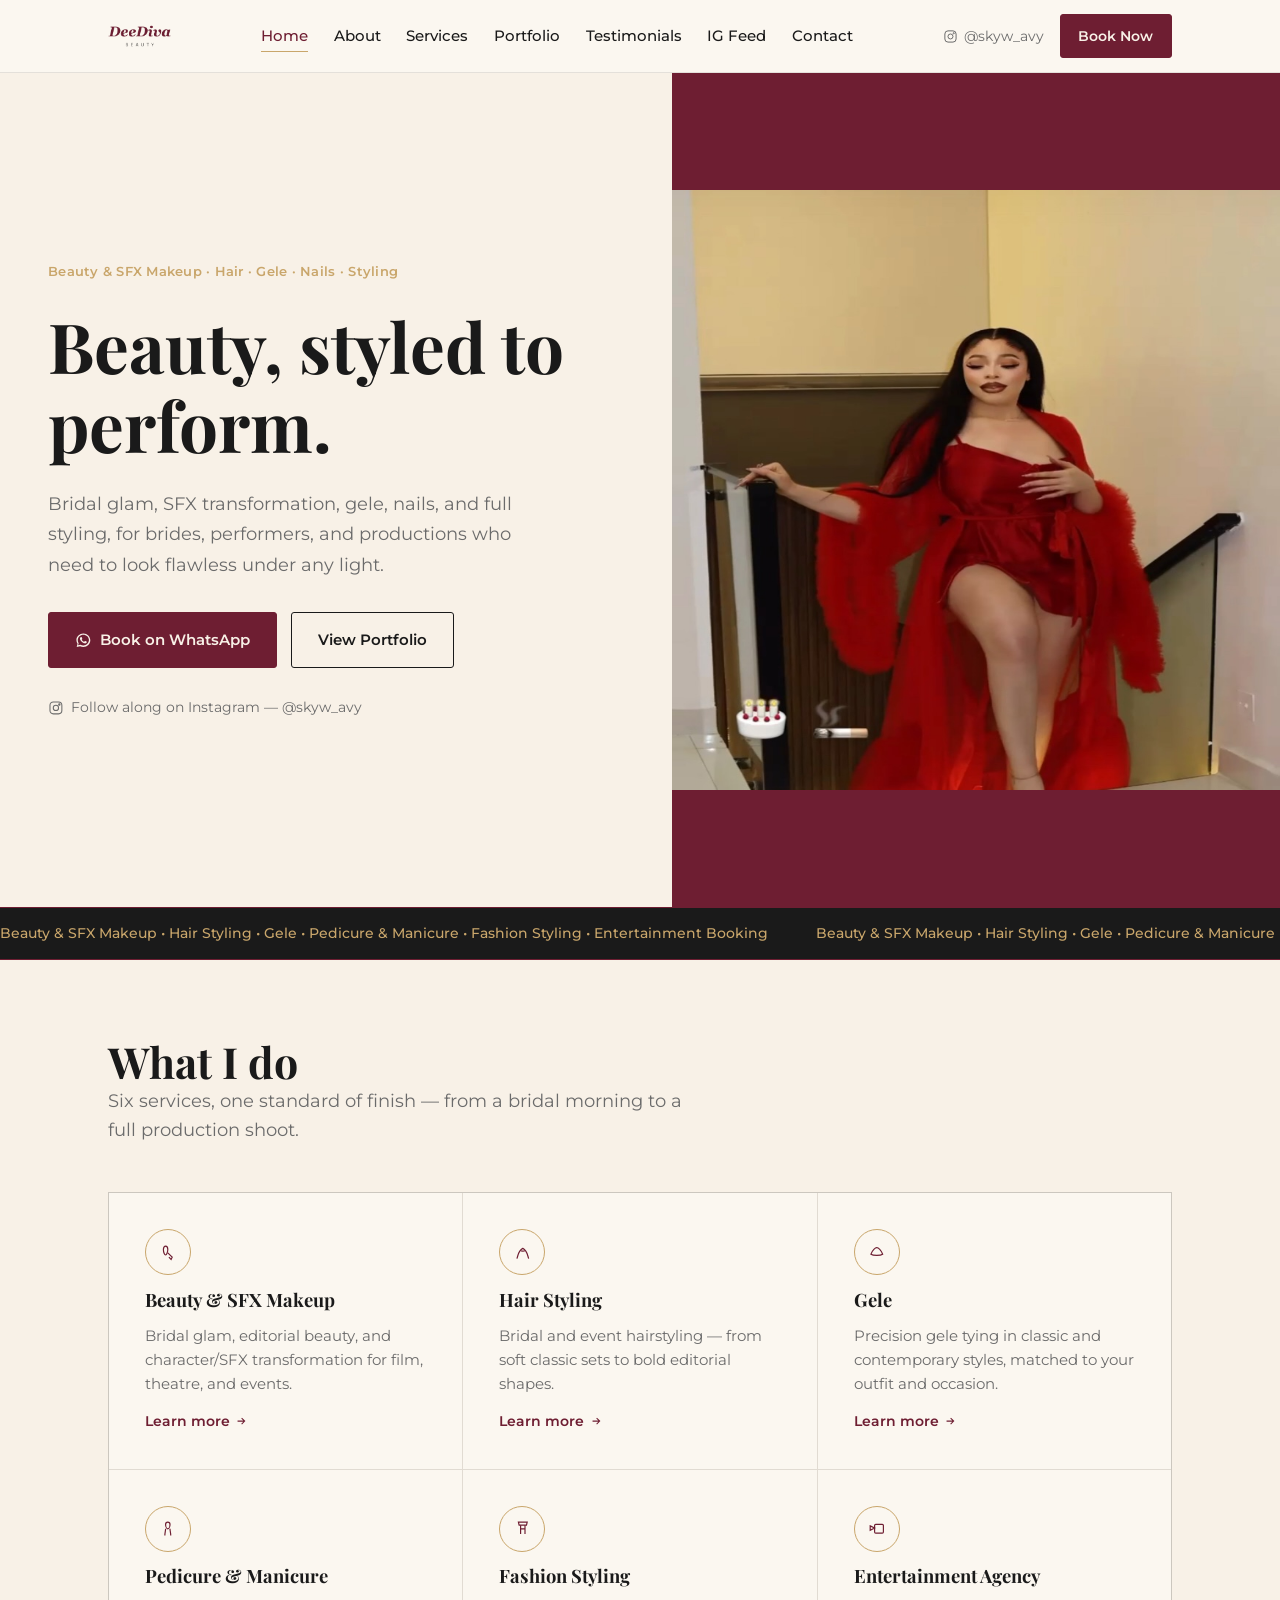
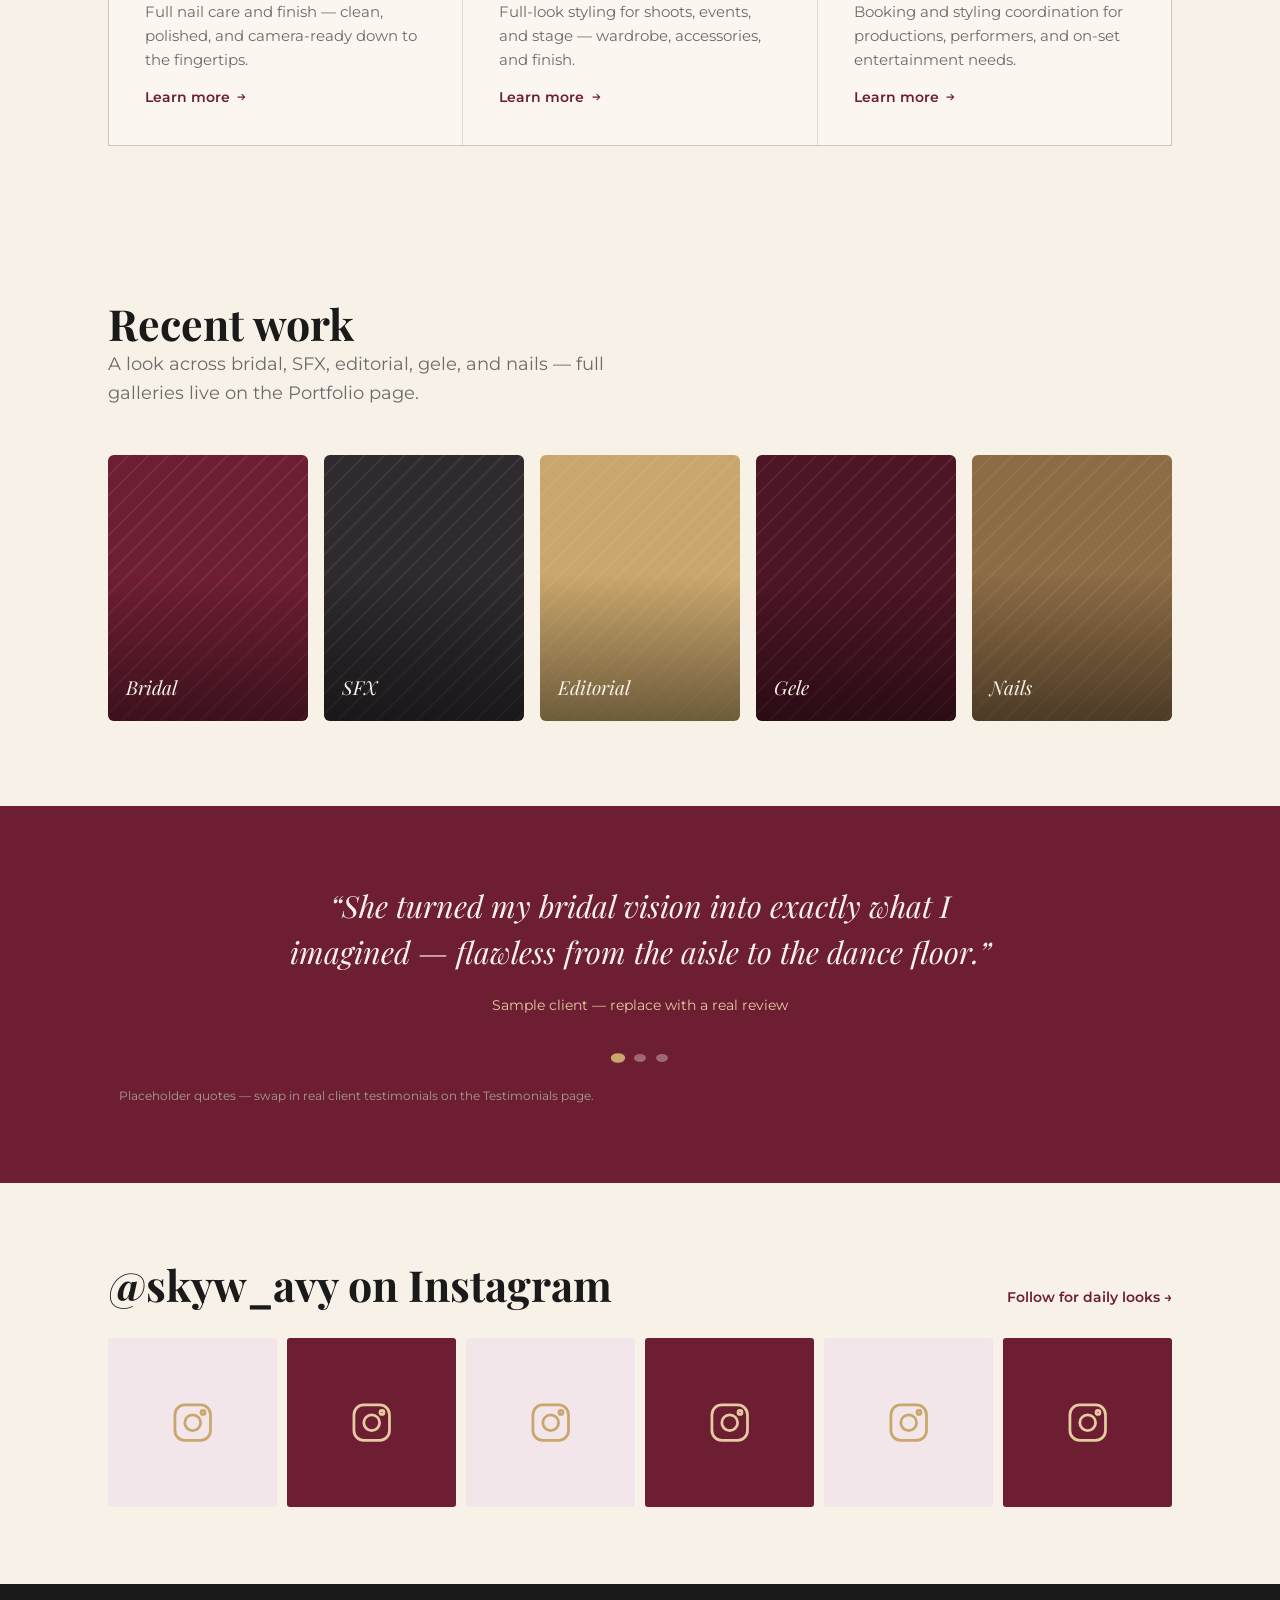
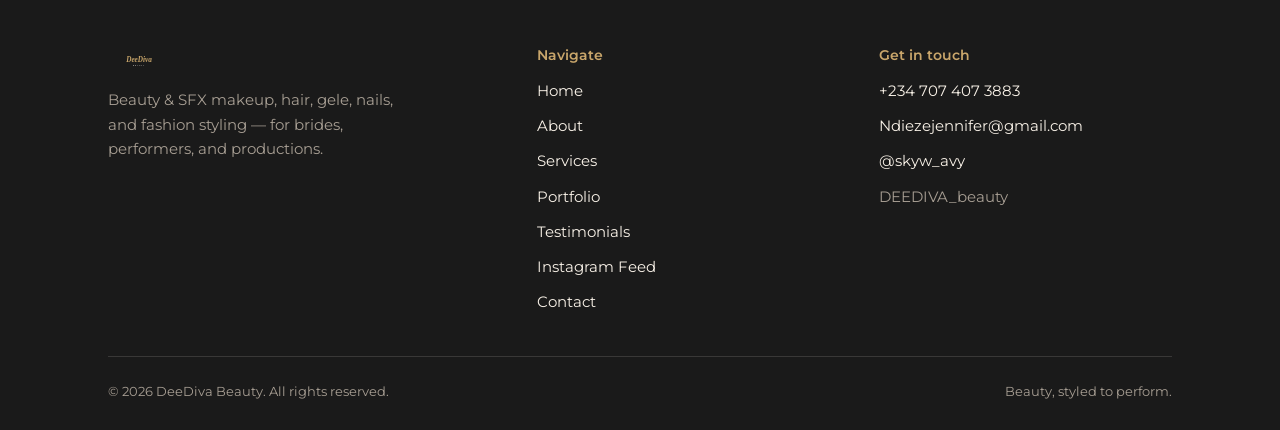
<file: index.html>
<!DOCTYPE html>
<html lang="en">
<head>
<meta charset="UTF-8">
<meta name="viewport" content="width=device-width, initial-scale=1.0">
<title>DeeDiva Beauty — Makeup, Hair, Gele &amp; Styling</title>
<meta name="description" content="DeeDiva Beauty: professional beauty & SFX makeup, hair styling, gele, nails, and fashion styling for brides, performers, and productions.">
<link rel="icon" href="assets/favicon.png" type="image/png">
<link rel="preconnect" href="https://fonts.googleapis.com">
<link rel="preconnect" href="https://fonts.gstatic.com" crossorigin>
<link href="https://fonts.googleapis.com/css2?family=Playfair+Display:ital,wght@0,600;0,700;1,600;1,700&family=Montserrat:wght@400;500;600;700&display=swap" rel="stylesheet">
<link rel="stylesheet" href="css/styles.css">
</head>
<body>

<a class="visually-hidden" href="#main">Skip to content</a>

<!-- ============================= HEADER ============================= -->
<header class="site-header">
  <div class="container nav">
    <a href="index.html" class="nav-logo" aria-label="DeeDiva Beauty home">
      <img class="wordmark" src="assets/logo.png" alt="DeeDiva Beauty" width="100px" height="100px">
    </a>

    <nav id="nav-links" class="nav-links">
      <a href="index.html" aria-current="page">Home</a>
      <a href="about.html">About</a>
      <a href="services.html">Services</a>
      <a href="portfolio.html">Portfolio</a>
      <a href="testimonials.html">Testimonials</a>
      <a href="instagram.html">IG Feed</a>
      <a href="contact.html">Contact</a>
    </nav>

    <div class="nav-actions">
      <a class="nav-ig" href="https://www.instagram.com/skyw_avy" target="_blank" rel="noopener">
        <svg class="icon" viewBox="0 0 24 24" fill="none" stroke="currentColor" stroke-width="1.6"><rect x="3" y="3" width="18" height="18" rx="5"/><circle cx="12" cy="12" r="4"/><circle cx="17.2" cy="6.8" r="1"/></svg>
        @skyw_avy
      </a>
      <a class="btn btn-primary btn-sm" href="https://wa.me/2347074073883" target="_blank" rel="noopener">Book Now</a>
      <button class="nav-toggle" id="nav-toggle" aria-expanded="false" aria-controls="nav-links" aria-label="Toggle menu">
        <span></span><span></span><span></span>
      </button>
    </div>
  </div>
</header>

<main id="main">

  <!-- ============================= HERO ============================= -->
  <section class="hero">
    <div class="hero-content">
      <p class="eyebrow">Beauty &amp; SFX Makeup · Hair · Gele · Nails · Styling</p>
      <h1>Beauty, styled to perform.</h1>
      <p class="lede">Bridal glam, SFX transformation, gele, nails, and full styling, for brides, performers, and productions who need to look flawless under any light.</p>
      <div class="hero-ctas">
        <a class="btn btn-primary" href="https://wa.me/2347074073883" target="_blank" rel="noopener">
          <svg class="icon" viewBox="0 0 24 24" fill="currentColor"><path d="M12 2C6.48 2 2 6.32 2 11.65c0 1.98.63 3.82 1.7 5.35L2.4 21.6l4.83-1.24a10.2 10.2 0 0 0 4.77 1.19c5.52 0 10-4.32 10-9.65C22 6.32 17.52 2 12 2Zm0 17.5c-1.55 0-3-.42-4.24-1.15l-.3-.18-3.06.79.83-2.9-.2-.31A7.53 7.53 0 0 1 4 11.65C4 7.42 7.58 4 12 4s8 3.42 8 7.65-3.58 7.85-8 7.85Zm4.36-5.86c-.24-.12-1.42-.7-1.64-.78-.22-.08-.38-.12-.54.12-.16.24-.62.78-.76.94-.14.16-.28.18-.52.06-.24-.12-1-.37-1.9-1.17-.7-.62-1.18-1.39-1.32-1.63-.14-.24-.01-.36.11-.48.11-.11.24-.28.36-.42.12-.14.16-.24.24-.4.08-.16.04-.3-.02-.42-.06-.12-.54-1.3-.74-1.78-.2-.47-.4-.4-.54-.41h-.46c-.16 0-.42.06-.64.3-.22.24-.84.82-.84 2s.86 2.32.98 2.48c.12.16 1.7 2.6 4.12 3.64.58.25 1.03.4 1.38.51.58.18 1.11.16 1.53.1.47-.07 1.42-.58 1.62-1.14.2-.56.2-1.04.14-1.14-.06-.1-.22-.16-.46-.28Z"/></svg>
          Book on WhatsApp
        </a>
        <a class="btn btn-outline" href="portfolio.html">View Portfolio</a>
      </div>
      <a class="hero-ig" href="https://www.instagram.com/skyw_avy" target="_blank" rel="noopener">
        <svg class="icon" viewBox="0 0 24 24" fill="none" stroke="currentColor" stroke-width="1.6"><rect x="3" y="3" width="18" height="18" rx="5"/><circle cx="12" cy="12" r="4"/><circle cx="17.2" cy="6.8" r="1"/></svg>
        Follow along on Instagram — @skyw_avy
      </a>
    </div>

    <div class="hero-visual">
      <img src="assets/ladyred.jpg" alt="DeeDiva Beauty: bridal, SFX, and editorial makeup, hair, gele, nails, and styling" width="800" height="600">
    </div>
  </section>

  <!-- ============================= MARQUEE ============================= -->
  <div class="marquee" aria-hidden="true">
    <div class="marquee-track">
      <span>Beauty &amp; SFX Makeup • Hair Styling • Gele • Pedicure &amp; Manicure • Fashion Styling • Entertainment Booking</span>
      <span>Beauty &amp; SFX Makeup • Hair Styling • Gele • Pedicure &amp; Manicure • Fashion Styling • Entertainment Booking</span>
    </div>
  </div>

  <!-- ============================= SERVICES ============================= -->
  <section class="section container" aria-labelledby="services-heading">
    <div class="section-head">
      <h2 id="services-heading">What I do</h2>
      <p class="lede">Six services, one standard of finish — from a bridal morning to a full production shoot.</p>
    </div>

    <div class="services-grid">

      <article class="service-card">
        <div class="icon-wrap"><svg class="icon" viewBox="0 0 24 24" fill="none" stroke="currentColor" stroke-width="1.6"><path d="M9 3c1.5 0 3 1.5 3 4.5S10.5 15 9 15s-3-4-3-7.5S7.5 3 9 3Z"/><path d="M12 12l6 6-1.5 3-3-3"/></svg></div>
        <h3>Beauty &amp; SFX Makeup</h3>
        <p>Bridal glam, editorial beauty, and character/SFX transformation for film, theatre, and events.</p>
        <a class="learn" href="services.html#makeup">Learn more <svg class="icon" viewBox="0 0 24 24" fill="none" stroke="currentColor" stroke-width="2"><path d="M5 12h14M13 6l6 6-6 6"/></svg></a>
      </article>

      <article class="service-card">
        <div class="icon-wrap"><svg class="icon" viewBox="0 0 24 24" fill="none" stroke="currentColor" stroke-width="1.6"><path d="M4 20c2-6 2-11 8-14 6 3 6 8 8 14"/><path d="M9 9c1 1 5 1 6 0"/></svg></div>
        <h3>Hair Styling</h3>
        <p>Bridal and event hairstyling — from soft classic sets to bold editorial shapes.</p>
        <a class="learn" href="services.html#hair">Learn more <svg class="icon" viewBox="0 0 24 24" fill="none" stroke="currentColor" stroke-width="2"><path d="M5 12h14M13 6l6 6-6 6"/></svg></a>
      </article>

      <article class="service-card">
        <div class="icon-wrap"><svg class="icon" viewBox="0 0 24 24" fill="none" stroke="currentColor" stroke-width="1.6"><path d="M4 14c2-6 6-9 8-9s6 3 8 9c-3 2-13 2-16 0Z"/></svg></div>
        <h3>Gele</h3>
        <p>Precision gele tying in classic and contemporary styles, matched to your outfit and occasion.</p>
        <a class="learn" href="services.html#gele">Learn more <svg class="icon" viewBox="0 0 24 24" fill="none" stroke="currentColor" stroke-width="2"><path d="M5 12h14M13 6l6 6-6 6"/></svg></a>
      </article>

      <article class="service-card">
        <div class="icon-wrap"><svg class="icon" viewBox="0 0 24 24" fill="none" stroke="currentColor" stroke-width="1.6"><path d="M8 21c0-4 1-6 1-9M16 21c0-4-1-6-1-9M9 6c0-2 1-3 3-3s3 1 3 3-1 6-3 6-3-4-3-6Z"/></svg></div>
        <h3>Pedicure &amp; Manicure</h3>
        <p>Full nail care and finish — clean, polished, and camera-ready down to the fingertips.</p>
        <a class="learn" href="services.html#nails">Learn more <svg class="icon" viewBox="0 0 24 24" fill="none" stroke="currentColor" stroke-width="2"><path d="M5 12h14M13 6l6 6-6 6"/></svg></a>
      </article>

      <article class="service-card">
        <div class="icon-wrap"><svg class="icon" viewBox="0 0 24 24" fill="none" stroke="currentColor" stroke-width="1.6"><path d="M6 3h12l-1 4H7L6 3Z"/><path d="M9 7v12M15 7v12M9 12h6"/></svg></div>
        <h3>Fashion Styling</h3>
        <p>Full-look styling for shoots, events, and stage — wardrobe, accessories, and finish.</p>
        <a class="learn" href="services.html#styling">Learn more <svg class="icon" viewBox="0 0 24 24" fill="none" stroke="currentColor" stroke-width="2"><path d="M5 12h14M13 6l6 6-6 6"/></svg></a>
      </article>

      <article class="service-card">
        <div class="icon-wrap"><svg class="icon" viewBox="0 0 24 24" fill="none" stroke="currentColor" stroke-width="1.6"><path d="M3 8l6 3-6 3V8Z"/><rect x="9" y="6" width="12" height="12" rx="1.5"/></svg></div>
        <h3>Entertainment Agency</h3>
        <p>Booking and styling coordination for productions, performers, and on-set entertainment needs.</p>
        <a class="learn" href="services.html#entertainment">Learn more <svg class="icon" viewBox="0 0 24 24" fill="none" stroke="currentColor" stroke-width="2"><path d="M5 12h14M13 6l6 6-6 6"/></svg></a>
      </article>

    </div>
  </section>

  <!-- ============================= PORTFOLIO PREVIEW ============================= -->
  <section class="section container" aria-labelledby="portfolio-heading">
    <div class="section-head">
      <h2 id="portfolio-heading">Recent work</h2>
      <p class="lede">A look across bridal, SFX, editorial, gele, and nails — full galleries live on the Portfolio page.</p>
    </div>

    <div class="portfolio-row">
      <a class="portfolio-tile t1" href="portfolio.html#bridal"><span>Bridal</span></a>
      <a class="portfolio-tile t2" href="portfolio.html#sfx"><span>SFX</span></a>
      <a class="portfolio-tile t3" href="portfolio.html#editorial"><span>Editorial</span></a>
      <a class="portfolio-tile t4" href="portfolio.html#gele"><span>Gele</span></a>
      <a class="portfolio-tile t5" href="portfolio.html#nails"><span>Nails</span></a>
    </div>
  </section>

  <!-- ============================= TESTIMONIAL ============================= -->
  <section class="section bg-wine testimonial-section" aria-labelledby="testimonial-heading">
    <div class="container">
      <h2 id="testimonial-heading" class="visually-hidden">Client testimonials</h2>

      <div class="testimonial-slide is-active">
        <blockquote>&ldquo;She turned my bridal vision into exactly what I imagined — flawless from the aisle to the dance floor.&rdquo;</blockquote>
        <cite>Sample client — replace with a real review</cite>
      </div>
      <div class="testimonial-slide">
        <blockquote>&ldquo;The SFX look held up through three hours of filming under hot studio lights. True professional.&rdquo;</blockquote>
        <cite>Sample client — replace with a real review</cite>
      </div>
      <div class="testimonial-slide">
        <blockquote>&ldquo;My gele has never sat this well. Booked her again for every event since.&rdquo;</blockquote>
        <cite>Sample client — replace with a real review</cite>
      </div>

      <div class="testimonial-dots" role="tablist" aria-label="Testimonial navigation">
        <button class="is-active" role="tab" aria-selected="true" aria-label="Testimonial 1"></button>
        <button role="tab" aria-selected="false" aria-label="Testimonial 2"></button>
        <button role="tab" aria-selected="false" aria-label="Testimonial 3"></button>
      </div>
      <p class="testimonial-note">Placeholder quotes — swap in real client testimonials on the Testimonials page.</p>
    </div>
  </section>

  <!-- ============================= INSTAGRAM ============================= -->
  <section class="section container" aria-labelledby="ig-heading">
    <div class="ig-header">
      <h2 id="ig-heading">@skyw_avy on Instagram</h2>
      <a href="https://www.instagram.com/skyw_avy" target="_blank" rel="noopener">Follow for daily looks →</a>
    </div>
    <div class="ig-grid">
      <div class="ig-tile"><svg viewBox="0 0 24 24" fill="none" stroke="currentColor" stroke-width="1.4"><rect x="3" y="3" width="18" height="18" rx="5"/><circle cx="12" cy="12" r="4"/><circle cx="17.2" cy="6.8" r="1"/></svg></div>
      <div class="ig-tile"><svg viewBox="0 0 24 24" fill="none" stroke="currentColor" stroke-width="1.4"><rect x="3" y="3" width="18" height="18" rx="5"/><circle cx="12" cy="12" r="4"/><circle cx="17.2" cy="6.8" r="1"/></svg></div>
      <div class="ig-tile"><svg viewBox="0 0 24 24" fill="none" stroke="currentColor" stroke-width="1.4"><rect x="3" y="3" width="18" height="18" rx="5"/><circle cx="12" cy="12" r="4"/><circle cx="17.2" cy="6.8" r="1"/></svg></div>
      <div class="ig-tile"><svg viewBox="0 0 24 24" fill="none" stroke="currentColor" stroke-width="1.4"><rect x="3" y="3" width="18" height="18" rx="5"/><circle cx="12" cy="12" r="4"/><circle cx="17.2" cy="6.8" r="1"/></svg></div>
      <div class="ig-tile"><svg viewBox="0 0 24 24" fill="none" stroke="currentColor" stroke-width="1.4"><rect x="3" y="3" width="18" height="18" rx="5"/><circle cx="12" cy="12" r="4"/><circle cx="17.2" cy="6.8" r="1"/></svg></div>
      <div class="ig-tile"><svg viewBox="0 0 24 24" fill="none" stroke="currentColor" stroke-width="1.4"><rect x="3" y="3" width="18" height="18" rx="5"/><circle cx="12" cy="12" r="4"/><circle cx="17.2" cy="6.8" r="1"/></svg></div>
    </div>
  </section>

</main>

<!-- ============================= FOOTER ============================= -->
<footer class="site-footer">
  <div class="container">
    <div class="footer-grid">
      <div class="footer-brand">
        <img class="wordmark" src="assets/wordmark_transparent_gold.svg" alt="DeeDiva Beauty">
        <p>Beauty &amp; SFX makeup, hair, gele, nails, and fashion styling — for brides, performers, and productions.</p>
      </div>

      <div class="footer-col">
        <h4>Navigate</h4>
        <ul>
          <li><a href="index.html">Home</a></li>
          <li><a href="about.html">About</a></li>
          <li><a href="services.html">Services</a></li>
          <li><a href="portfolio.html">Portfolio</a></li>
          <li><a href="testimonials.html">Testimonials</a></li>
          <li><a href="instagram.html">Instagram Feed</a></li>
          <li><a href="contact.html">Contact</a></li>
        </ul>
      </div>

      <div class="footer-col">
        <h4>Get in touch</h4>
        <ul>
          <li><a href="tel:+2347074073883">+234 707 407 3883</a></li>
          <li><a href="mailto:Ndiezejennifer@gmail.com">Ndiezejennifer@gmail.com</a></li>
          <li><a href="https://www.instagram.com/skyw_avy" target="_blank" rel="noopener">@skyw_avy</a></li>
          <li><span class="muted">DEEDIVA_beauty</span></li>
        </ul>
      </div>
    </div>

    <div class="footer-bottom">
      <span>© 2026 DeeDiva Beauty. All rights reserved.</span>
      <span>Beauty, styled to perform.</span>
    </div>
  </div>
</footer>

<script src="js/script.js"></script>
</body>
</html>
</file>
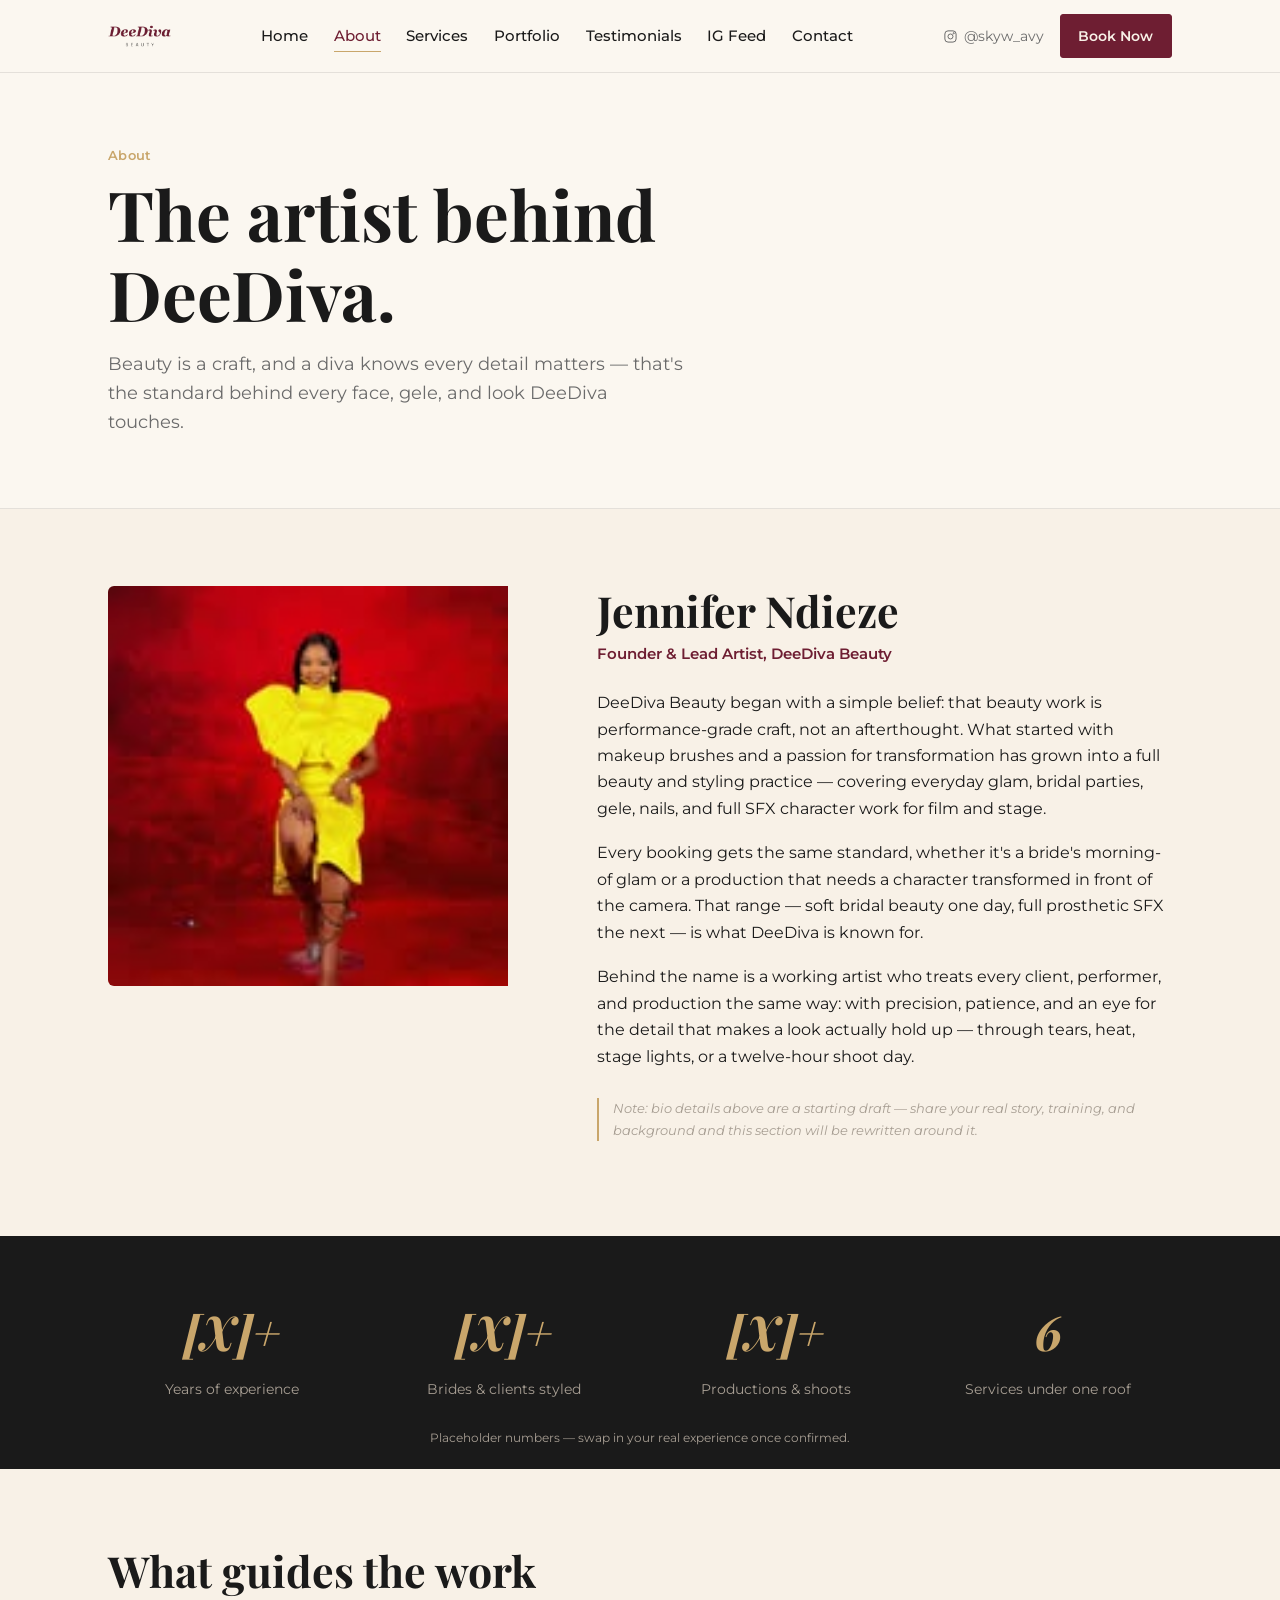
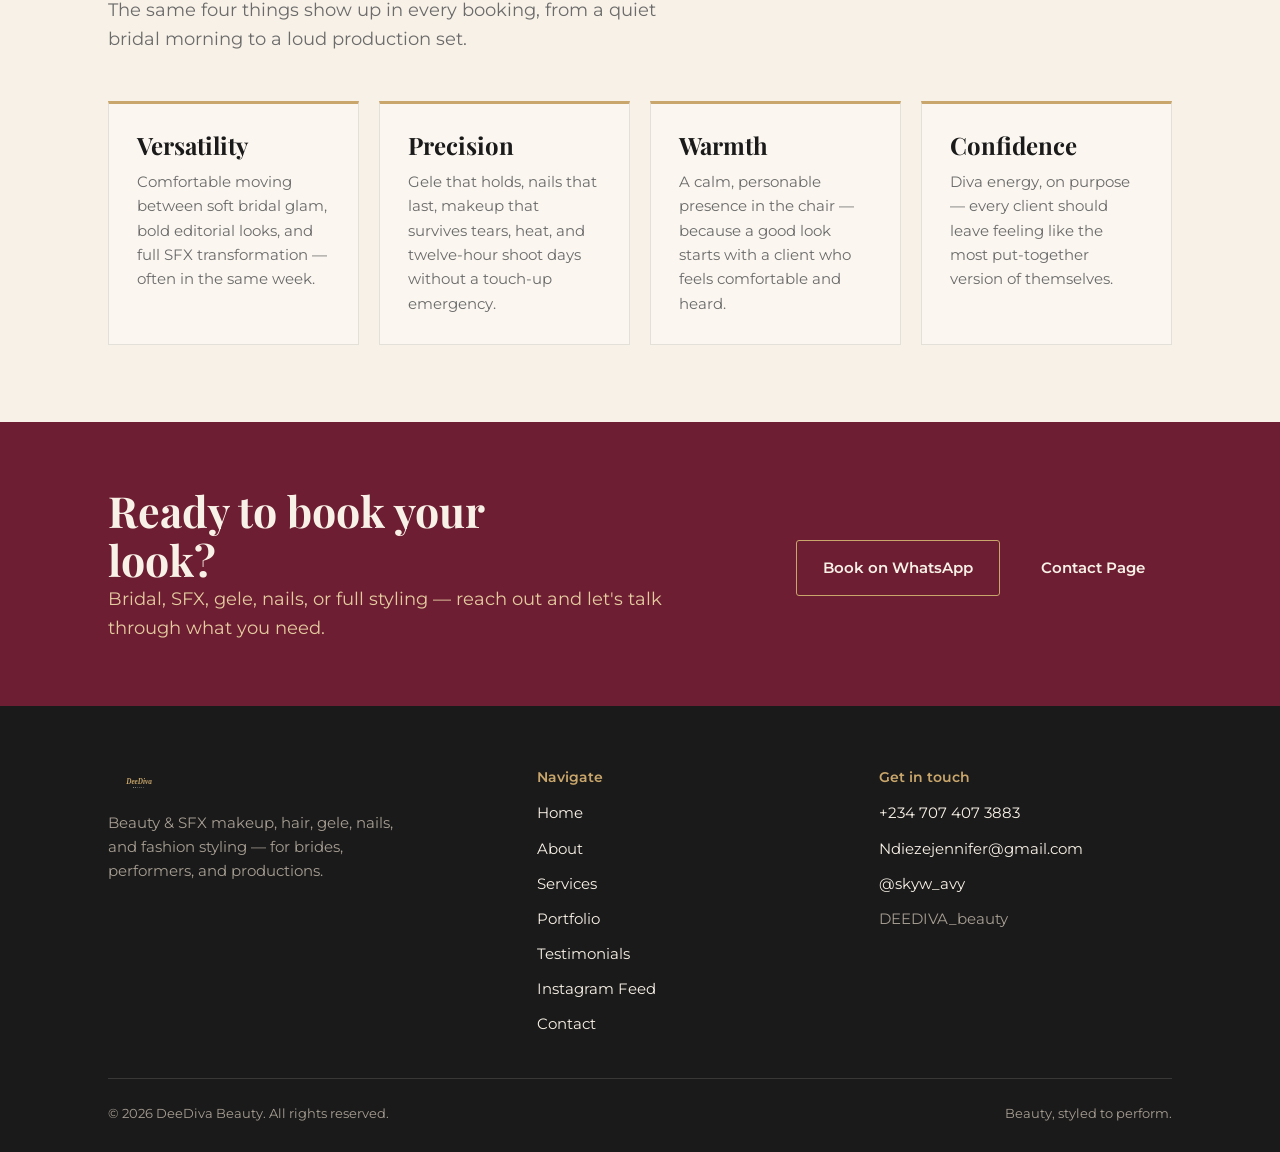
<file: about.html>
<!DOCTYPE html>
<html lang="en">
<head>
<meta charset="UTF-8">
<meta name="viewport" content="width=device-width, initial-scale=1.0">
<title>About — DeeDiva Beauty</title>
<meta name="description" content="Meet the artist behind DeeDiva Beauty — a professional beauty & SFX makeup artist, hairstylist, and fashion stylist.">
<link rel="icon" href="assets/favicon.png" type="image/png">
<link rel="preconnect" href="https://fonts.googleapis.com">
<link rel="preconnect" href="https://fonts.gstatic.com" crossorigin>
<link href="https://fonts.googleapis.com/css2?family=Playfair+Display:ital,wght@0,600;0,700;1,600;1,700&family=Montserrat:wght@400;500;600;700&display=swap" rel="stylesheet">
<link rel="stylesheet" href="css/styles.css">
</head>
<body>

<a class="visually-hidden" href="#main">Skip to content</a>

<!-- ============================= HEADER ============================= -->
<header class="site-header">
  <div class="container nav">
    <a href="index.html" class="nav-logo" aria-label="DeeDiva Beauty home">
      <img class="wordmark" src="assets/logo.png" alt="DeeDiva Beauty" width="100px" height="100px">
    </a>

    <nav id="nav-links" class="nav-links">
      <a href="index.html">Home</a>
      <a href="about.html" aria-current="page">About</a>
      <a href="services.html">Services</a>
      <a href="portfolio.html">Portfolio</a>
      <a href="testimonials.html">Testimonials</a>
      <a href="instagram.html">IG Feed</a>
      <a href="contact.html">Contact</a>
    </nav>

    <div class="nav-actions">
      <a class="nav-ig" href="https://www.instagram.com/skyw_avy" target="_blank" rel="noopener">
        <svg class="icon" viewBox="0 0 24 24" fill="none" stroke="currentColor" stroke-width="1.6"><rect x="3" y="3" width="18" height="18" rx="5"/><circle cx="12" cy="12" r="4"/><circle cx="17.2" cy="6.8" r="1"/></svg>
        @skyw_avy
      </a>
      <a class="btn btn-primary btn-sm" href="https://wa.me/2347074073883" target="_blank" rel="noopener">Book Now</a>
      <button class="nav-toggle" id="nav-toggle" aria-expanded="false" aria-controls="nav-links" aria-label="Toggle menu">
        <span></span><span></span><span></span>
      </button>
    </div>
  </div>
</header>

<main id="main">

  <!-- ============================= PAGE INTRO ============================= -->
  <section class="page-intro">
    <div class="container">
      <p class="eyebrow">About</p>
      <h1>The artist behind DeeDiva.</h1>
      <p class="lede">Beauty is a craft, and a diva knows every detail matters — that's the standard behind every face, gele, and look DeeDiva touches.</p>
    </div>
  </section>

  <!-- ============================= STORY ============================= -->
  <section class="section container" aria-labelledby="story-heading">
    <div class="story-grid">
      <div class="story-portrait" aria-hidden="true">
        <img src="assets/jennifer.jpg" alt="Jennifer Ndieze, founder and lead artist of DeeDiva Beauty" width="400" height="400">
      </div>

      <div class="story-copy">
        <h2 id="story-heading">Jennifer Ndieze</h2>
        <p class="role">Founder &amp; Lead Artist, DeeDiva Beauty</p>

        <p>DeeDiva Beauty began with a simple belief: that beauty work is performance-grade craft, not an afterthought. What started with makeup brushes and a passion for transformation has grown into a full beauty and styling practice — covering everyday glam, bridal parties, gele, nails, and full SFX character work for film and stage.</p>

        <p>Every booking gets the same standard, whether it's a bride's morning-of glam or a production that needs a character transformed in front of the camera. That range — soft bridal beauty one day, full prosthetic SFX the next — is what DeeDiva is known for.</p>

        <p>Behind the name is a working artist who treats every client, performer, and production the same way: with precision, patience, and an eye for the detail that makes a look actually hold up — through tears, heat, stage lights, or a twelve-hour shoot day.</p>

        <p class="story-note">Note: bio details above are a starting draft — share your real story, training, and background and this section will be rewritten around it.</p>
      </div>
    </div>
  </section>

  <!-- ============================= STATS ============================= -->
  <section class="stats-band" aria-label="Experience at a glance">
    <div class="container stats-grid">
      <div class="stat">
        <span class="stat-num">[X]+</span>
        <span class="stat-label">Years of experience</span>
      </div>
      <div class="stat">
        <span class="stat-num">[X]+</span>
        <span class="stat-label">Brides &amp; clients styled</span>
      </div>
      <div class="stat">
        <span class="stat-num">[X]+</span>
        <span class="stat-label">Productions &amp; shoots</span>
      </div>
      <div class="stat">
        <span class="stat-num">6</span>
        <span class="stat-label">Services under one roof</span>
      </div>
    </div>
    <p class="stats-note container">Placeholder numbers — swap in your real experience once confirmed.</p>
  </section>

  <!-- ============================= VALUES ============================= -->
  <section class="section container" aria-labelledby="values-heading">
    <div class="section-head">
      <h2 id="values-heading">What guides the work</h2>
      <p class="lede">The same four things show up in every booking, from a quiet bridal morning to a loud production set.</p>
    </div>

    <div class="values-grid">
      <article class="value-card">
        <h3>Versatility</h3>
        <p>Comfortable moving between soft bridal glam, bold editorial looks, and full SFX transformation — often in the same week.</p>
      </article>
      <article class="value-card">
        <h3>Precision</h3>
        <p>Gele that holds, nails that last, makeup that survives tears, heat, and twelve-hour shoot days without a touch-up emergency.</p>
      </article>
      <article class="value-card">
        <h3>Warmth</h3>
        <p>A calm, personable presence in the chair — because a good look starts with a client who feels comfortable and heard.</p>
      </article>
      <article class="value-card">
        <h3>Confidence</h3>
        <p>Diva energy, on purpose — every client should leave feeling like the most put-together version of themselves.</p>
      </article>
    </div>
  </section>

  <!-- ============================= CTA BAND ============================= -->
  <section class="cta-band">
    <div class="container cta-band-inner">
      <div>
        <h2>Ready to book your look?</h2>
        <p class="lede" style="color: var(--rose-gold-light);">Bridal, SFX, gele, nails, or full styling — reach out and let's talk through what you need.</p>
      </div>
      <div class="hero-ctas">
        <a class="btn btn-outline-light" href="https://wa.me/2347074073883" target="_blank" rel="noopener">Book on WhatsApp</a>
        <a class="btn btn-primary" href="contact.html">Contact Page</a>
      </div>
    </div>
  </section>

</main>

<!-- ============================= FOOTER ============================= -->
<footer class="site-footer">
  <div class="container">
    <div class="footer-grid">
      <div class="footer-brand">
        <img class="wordmark" src="assets/wordmark_transparent_gold.svg" alt="DeeDiva Beauty">
        <p>Beauty &amp; SFX makeup, hair, gele, nails, and fashion styling — for brides, performers, and productions.</p>
      </div>

      <div class="footer-col">
        <h4>Navigate</h4>
        <ul>
          <li><a href="index.html">Home</a></li>
          <li><a href="about.html">About</a></li>
          <li><a href="services.html">Services</a></li>
          <li><a href="portfolio.html">Portfolio</a></li>
          <li><a href="testimonials.html">Testimonials</a></li>
          <li><a href="instagram.html">Instagram Feed</a></li>
          <li><a href="contact.html">Contact</a></li>
        </ul>
      </div>

      <div class="footer-col">
        <h4>Get in touch</h4>
        <ul>
          <li><a href="tel:+2347074073883">+234 707 407 3883</a></li>
          <li><a href="mailto:Ndiezejennifer@gmail.com">Ndiezejennifer@gmail.com</a></li>
          <li><a href="https://www.instagram.com/skyw_avy" target="_blank" rel="noopener">@skyw_avy</a></li>
          <li><span class="muted">DEEDIVA_beauty</span></li>
        </ul>
      </div>
    </div>

    <div class="footer-bottom">
      <span>© 2026 DeeDiva Beauty. All rights reserved.</span>
      <span>Beauty, styled to perform.</span>
    </div>
  </div>
</footer>

<script src="js/script.js"></script>
</body>
</html>
</file>
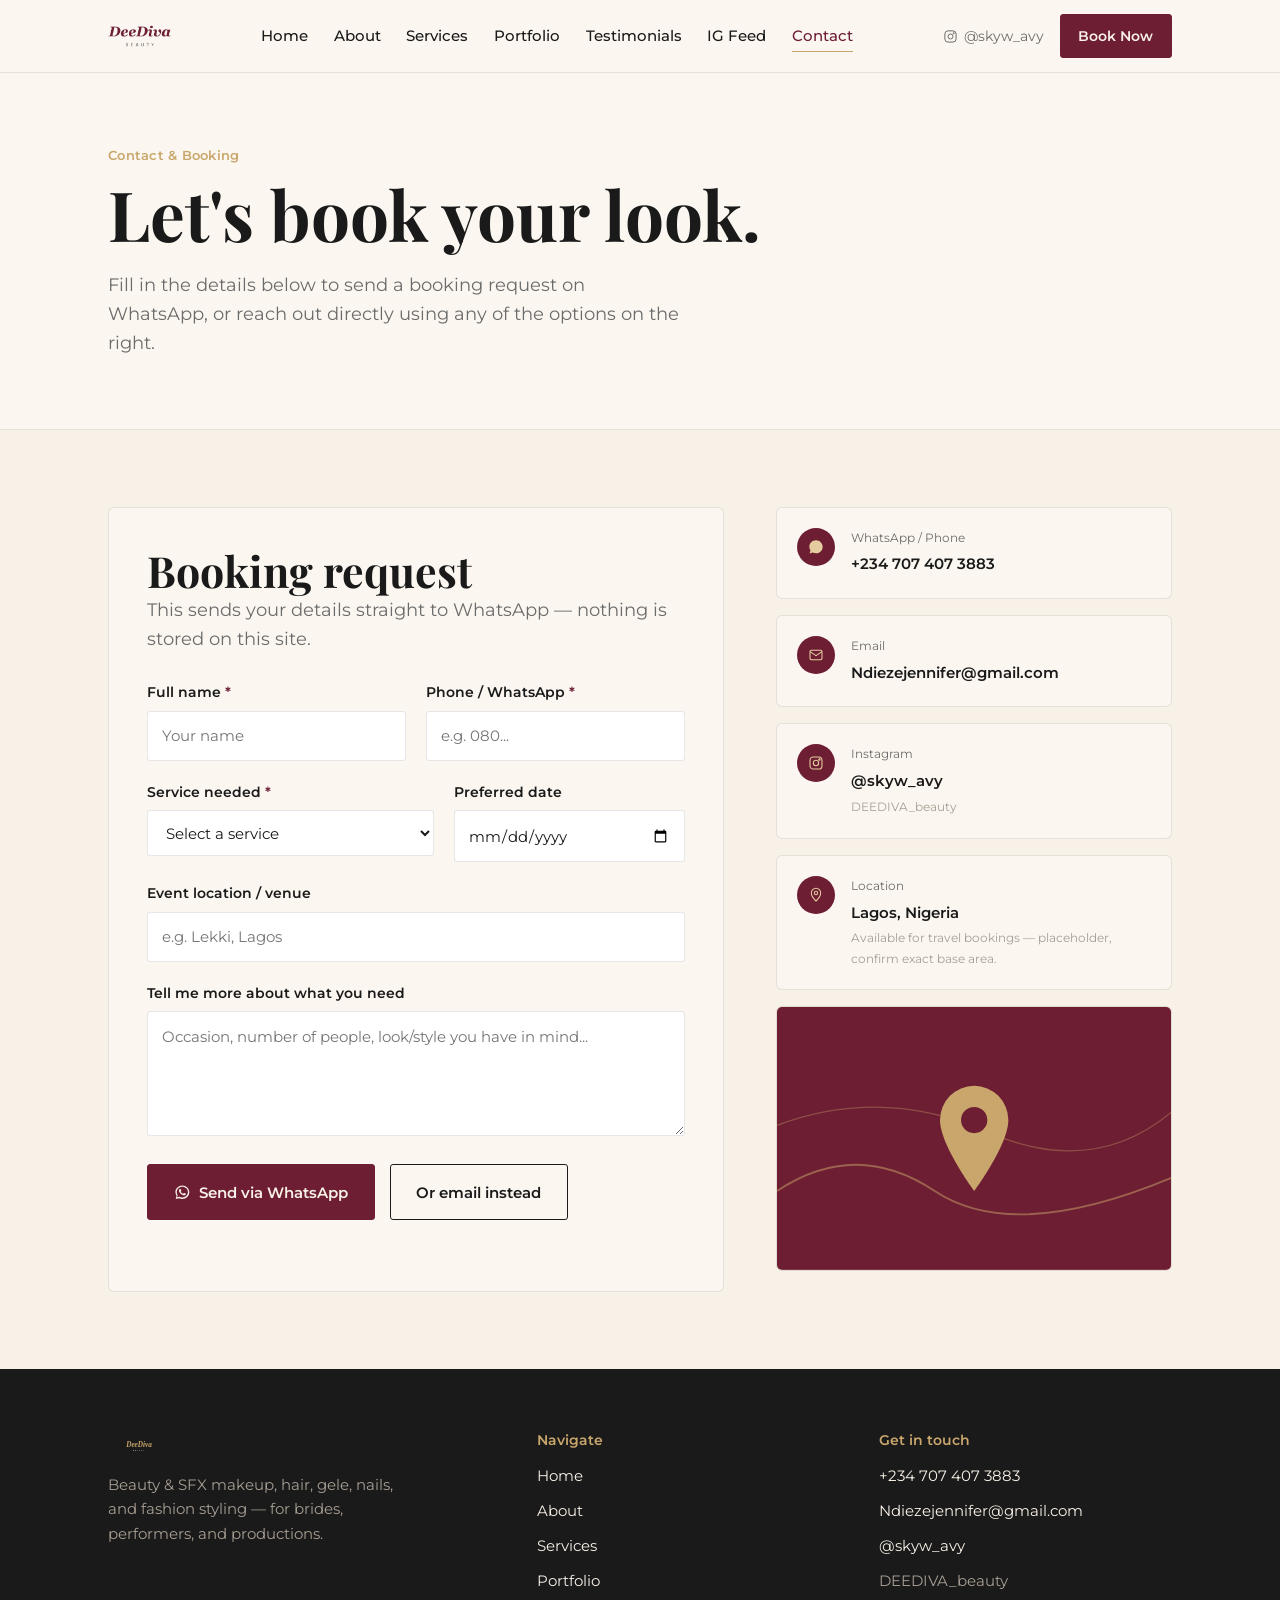
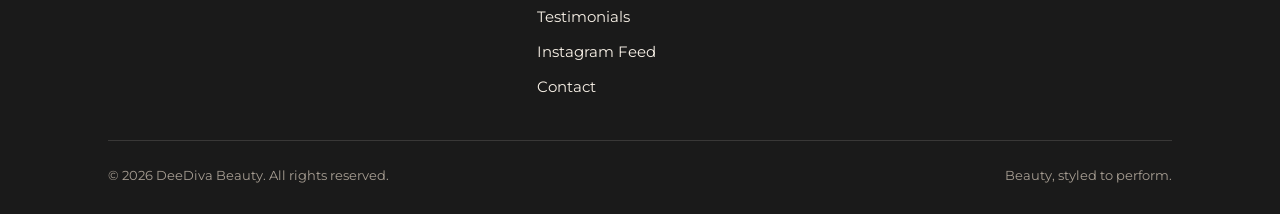
<file: contact.html>
<!DOCTYPE html>
<html lang="en">
<head>
<meta charset="UTF-8">
<meta name="viewport" content="width=device-width, initial-scale=1.0">
<title>Contact &amp; Booking — DeeDiva Beauty</title>
<meta name="description" content="Book DeeDiva Beauty for makeup, SFX, hair, gele, nails, or styling. WhatsApp, phone, email, and a quick booking form.">
<link rel="icon" href="assets/favicon.png" type="image/png">
<link rel="preconnect" href="https://fonts.googleapis.com">
<link rel="preconnect" href="https://fonts.gstatic.com" crossorigin>
<link href="https://fonts.googleapis.com/css2?family=Playfair+Display:ital,wght@0,600;0,700;1,600;1,700&family=Montserrat:wght@400;500;600;700&display=swap" rel="stylesheet">
<link rel="stylesheet" href="css/styles.css">
</head>
<body>

<a class="visually-hidden" href="#main">Skip to content</a>

<!-- ============================= HEADER ============================= -->
<header class="site-header">
  <div class="container nav">
    <a href="index.html" class="nav-logo" aria-label="DeeDiva Beauty home">
      <img class="wordmark" src="assets/logo.png" alt="DeeDiva Beauty" width="100px" height="100px">
    </a>

    <nav id="nav-links" class="nav-links">
      <a href="index.html">Home</a>
      <a href="about.html">About</a>
      <a href="services.html">Services</a>
      <a href="portfolio.html">Portfolio</a>
      <a href="testimonials.html">Testimonials</a>
      <a href="instagram.html">IG Feed</a>
      <a href="contact.html" aria-current="page">Contact</a>
    </nav>

    <div class="nav-actions">
      <a class="nav-ig" href="https://www.instagram.com/skyw_avy" target="_blank" rel="noopener">
        <svg class="icon" viewBox="0 0 24 24" fill="none" stroke="currentColor" stroke-width="1.6"><rect x="3" y="3" width="18" height="18" rx="5"/><circle cx="12" cy="12" r="4"/><circle cx="17.2" cy="6.8" r="1"/></svg>
        @skyw_avy
      </a>
      <a class="btn btn-primary btn-sm" href="https://wa.me/2347074073883" target="_blank" rel="noopener">Book Now</a>
      <button class="nav-toggle" id="nav-toggle" aria-expanded="false" aria-controls="nav-links" aria-label="Toggle menu">
        <span></span><span></span><span></span>
      </button>
    </div>
  </div>
</header>

<main id="main">

  <!-- ============================= PAGE INTRO ============================= -->
  <section class="page-intro">
    <div class="container">
      <p class="eyebrow">Contact &amp; Booking</p>
      <h1>Let's book your look.</h1>
      <p class="lede">Fill in the details below to send a booking request on WhatsApp, or reach out directly using any of the options on the right.</p>
    </div>
  </section>

  <!-- ============================= CONTACT + FORM ============================= -->
  <section class="section container">
    <div class="contact-layout">

      <!-- Booking form -->
      <form class="booking-form" id="booking-form" novalidate>
        <h2>Booking request</h2>
        <p class="lede" style="margin-bottom: 1.75rem;">This sends your details straight to WhatsApp — nothing is stored on this site.</p>

        <div class="form-row two">
          <div class="form-group">
            <label for="name">Full name <span aria-hidden="true">*</span></label>
            <input type="text" id="name" name="name" placeholder="Your name" required>
          </div>
          <div class="form-group">
            <label for="phone">Phone / WhatsApp <span aria-hidden="true">*</span></label>
            <input type="tel" id="phone" name="phone" placeholder="e.g. 080..." required>
          </div>
        </div>

        <div class="form-row two">
          <div class="form-group">
            <label for="service">Service needed <span aria-hidden="true">*</span></label>
            <select id="service" name="service" required>
              <option value="" disabled selected>Select a service</option>
              <option>Beauty &amp; SFX Makeup</option>
              <option>Hair Styling</option>
              <option>Gele</option>
              <option>Pedicure &amp; Manicure</option>
              <option>Fashion Styling</option>
              <option>Entertainment Agency Booking</option>
              <option>Full package (multiple services)</option>
            </select>
          </div>
          <div class="form-group">
            <label for="date">Preferred date</label>
            <input type="date" id="date" name="date">
          </div>
        </div>

        <div class="form-group">
          <label for="location">Event location / venue</label>
          <input type="text" id="location" name="location" placeholder="e.g. Lekki, Lagos">
        </div>

        <div class="form-group">
          <label for="details">Tell me more about what you need</label>
          <textarea id="details" name="details" rows="4" placeholder="Occasion, number of people, look/style you have in mind..."></textarea>
        </div>

        <div class="form-actions">
          <button type="submit" class="btn btn-primary">
            <svg class="icon" viewBox="0 0 24 24" fill="currentColor"><path d="M12 2C6.48 2 2 6.32 2 11.65c0 1.98.63 3.82 1.7 5.35L2.4 21.6l4.83-1.24a10.2 10.2 0 0 0 4.77 1.19c5.52 0 10-4.32 10-9.65C22 6.32 17.52 2 12 2Zm0 17.5c-1.55 0-3-.42-4.24-1.15l-.3-.18-3.06.79.83-2.9-.2-.31A7.53 7.53 0 0 1 4 11.65C4 7.42 7.58 4 12 4s8 3.42 8 7.65-3.58 7.85-8 7.85Zm4.36-5.86c-.24-.12-1.42-.7-1.64-.78-.22-.08-.38-.12-.54.12-.16.24-.62.78-.76.94-.14.16-.28.18-.52.06-.24-.12-1-.37-1.9-1.17-.7-.62-1.18-1.39-1.32-1.63-.14-.24-.01-.36.11-.48.11-.11.24-.28.36-.42.12-.14.16-.24.24-.4.08-.16.04-.3-.02-.42-.06-.12-.54-1.3-.74-1.78-.2-.47-.4-.4-.54-.41h-.46c-.16 0-.42.06-.64.3-.22.24-.84.82-.84 2s.86 2.32.98 2.48c.12.16 1.7 2.6 4.12 3.64.58.25 1.03.4 1.38.51.58.18 1.11.16 1.53.1.47-.07 1.42-.58 1.62-1.14.2-.56.2-1.04.14-1.14-.06-.1-.22-.16-.46-.28Z"/></svg>
            Send via WhatsApp
          </button>
          <a class="btn btn-outline" id="email-fallback" href="mailto:Ndiezejennifer@gmail.com?subject=Booking%20Enquiry">Or email instead</a>
        </div>
        <p class="form-note" id="form-note" role="status" aria-live="polite"></p>
      </form>

      <!-- Sidebar -->
      <aside class="contact-sidebar">
        <div class="info-card">
          <div class="info-icon">
            <svg class="icon" viewBox="0 0 24 24" fill="currentColor"><path d="M12 2C6.48 2 2 6.32 2 11.65c0 1.98.63 3.82 1.7 5.35L2.4 21.6l4.83-1.24a10.2 10.2 0 0 0 4.77 1.19c5.52 0 10-4.32 10-9.65C22 6.32 17.52 2 12 2Z"/></svg>
          </div>
          <div>
            <p class="info-label">WhatsApp / Phone</p>
            <a class="info-value" href="tel:+2347074073883">+234 707 407 3883</a>
          </div>
        </div>

        <div class="info-card">
          <div class="info-icon">
            <svg class="icon" viewBox="0 0 24 24" fill="none" stroke="currentColor" stroke-width="1.6"><rect x="3" y="5" width="18" height="14" rx="2"/><path d="M3 7l9 6 9-6"/></svg>
          </div>
          <div>
            <p class="info-label">Email</p>
            <a class="info-value" href="mailto:Ndiezejennifer@gmail.com">Ndiezejennifer@gmail.com</a>
          </div>
        </div>

        <div class="info-card">
          <div class="info-icon">
            <svg class="icon" viewBox="0 0 24 24" fill="none" stroke="currentColor" stroke-width="1.6"><rect x="3" y="3" width="18" height="18" rx="5"/><circle cx="12" cy="12" r="4"/><circle cx="17.2" cy="6.8" r="1"/></svg>
          </div>
          <div>
            <p class="info-label">Instagram</p>
            <a class="info-value" href="https://www.instagram.com/skyw_avy" target="_blank" rel="noopener">@skyw_avy</a>
            <p class="info-sub">DEEDIVA_beauty</p>
          </div>
        </div>

        <div class="info-card">
          <div class="info-icon">
            <svg class="icon" viewBox="0 0 24 24" fill="none" stroke="currentColor" stroke-width="1.6"><path d="M12 21s7-6.5 7-12a7 7 0 0 0-14 0c0 5.5 7 12 7 12Z"/><circle cx="12" cy="9" r="2.5"/></svg>
          </div>
          <div>
            <p class="info-label">Location</p>
            <p class="info-value">Lagos, Nigeria</p>
            <p class="info-sub">Available for travel bookings — placeholder, confirm exact base area.</p>
          </div>
        </div>

        <div class="map-placeholder" aria-hidden="true">
          <svg viewBox="0 0 300 200"><rect width="300" height="200" fill="#6E1E32"/><path d="M0 140 Q60 100 120 140 T300 130" fill="none" stroke="#C9A66B" stroke-width="1.4" opacity="0.5"/><path d="M0 90 Q80 60 160 95 T300 80" fill="none" stroke="#C9A66B" stroke-width="1" opacity="0.35"/><path d="M150 60a26 26 0 0 1 26 26c0 19-26 54-26 54s-26-35-26-54a26 26 0 0 1 26-26Z" fill="#C9A66B"/><circle cx="150" cy="86" r="10" fill="#6E1E32"/></svg>
        </div>
      </aside>

    </div>
  </section>

</main>

<!-- ============================= FOOTER ============================= -->
<footer class="site-footer">
  <div class="container">
    <div class="footer-grid">
      <div class="footer-brand">
        <img class="wordmark" src="assets/wordmark_transparent_gold.svg" alt="DeeDiva Beauty">
        <p>Beauty &amp; SFX makeup, hair, gele, nails, and fashion styling — for brides, performers, and productions.</p>
      </div>

      <div class="footer-col">
        <h4>Navigate</h4>
        <ul>
          <li><a href="index.html">Home</a></li>
          <li><a href="about.html">About</a></li>
          <li><a href="services.html">Services</a></li>
          <li><a href="portfolio.html">Portfolio</a></li>
          <li><a href="testimonials.html">Testimonials</a></li>
          <li><a href="instagram.html">Instagram Feed</a></li>
          <li><a href="contact.html">Contact</a></li>
        </ul>
      </div>

      <div class="footer-col">
        <h4>Get in touch</h4>
        <ul>
          <li><a href="tel:+2347074073883">+234 707 407 3883</a></li>
          <li><a href="mailto:Ndiezejennifer@gmail.com">Ndiezejennifer@gmail.com</a></li>
          <li><a href="https://www.instagram.com/skyw_avy" target="_blank" rel="noopener">@skyw_avy</a></li>
          <li><span class="muted">DEEDIVA_beauty</span></li>
        </ul>
      </div>
    </div>

    <div class="footer-bottom">
      <span>© 2026 DeeDiva Beauty. All rights reserved.</span>
      <span>Beauty, styled to perform.</span>
    </div>
  </div>
</footer>

<script src="js/script.js"></script>
</body>
</html>
</file>
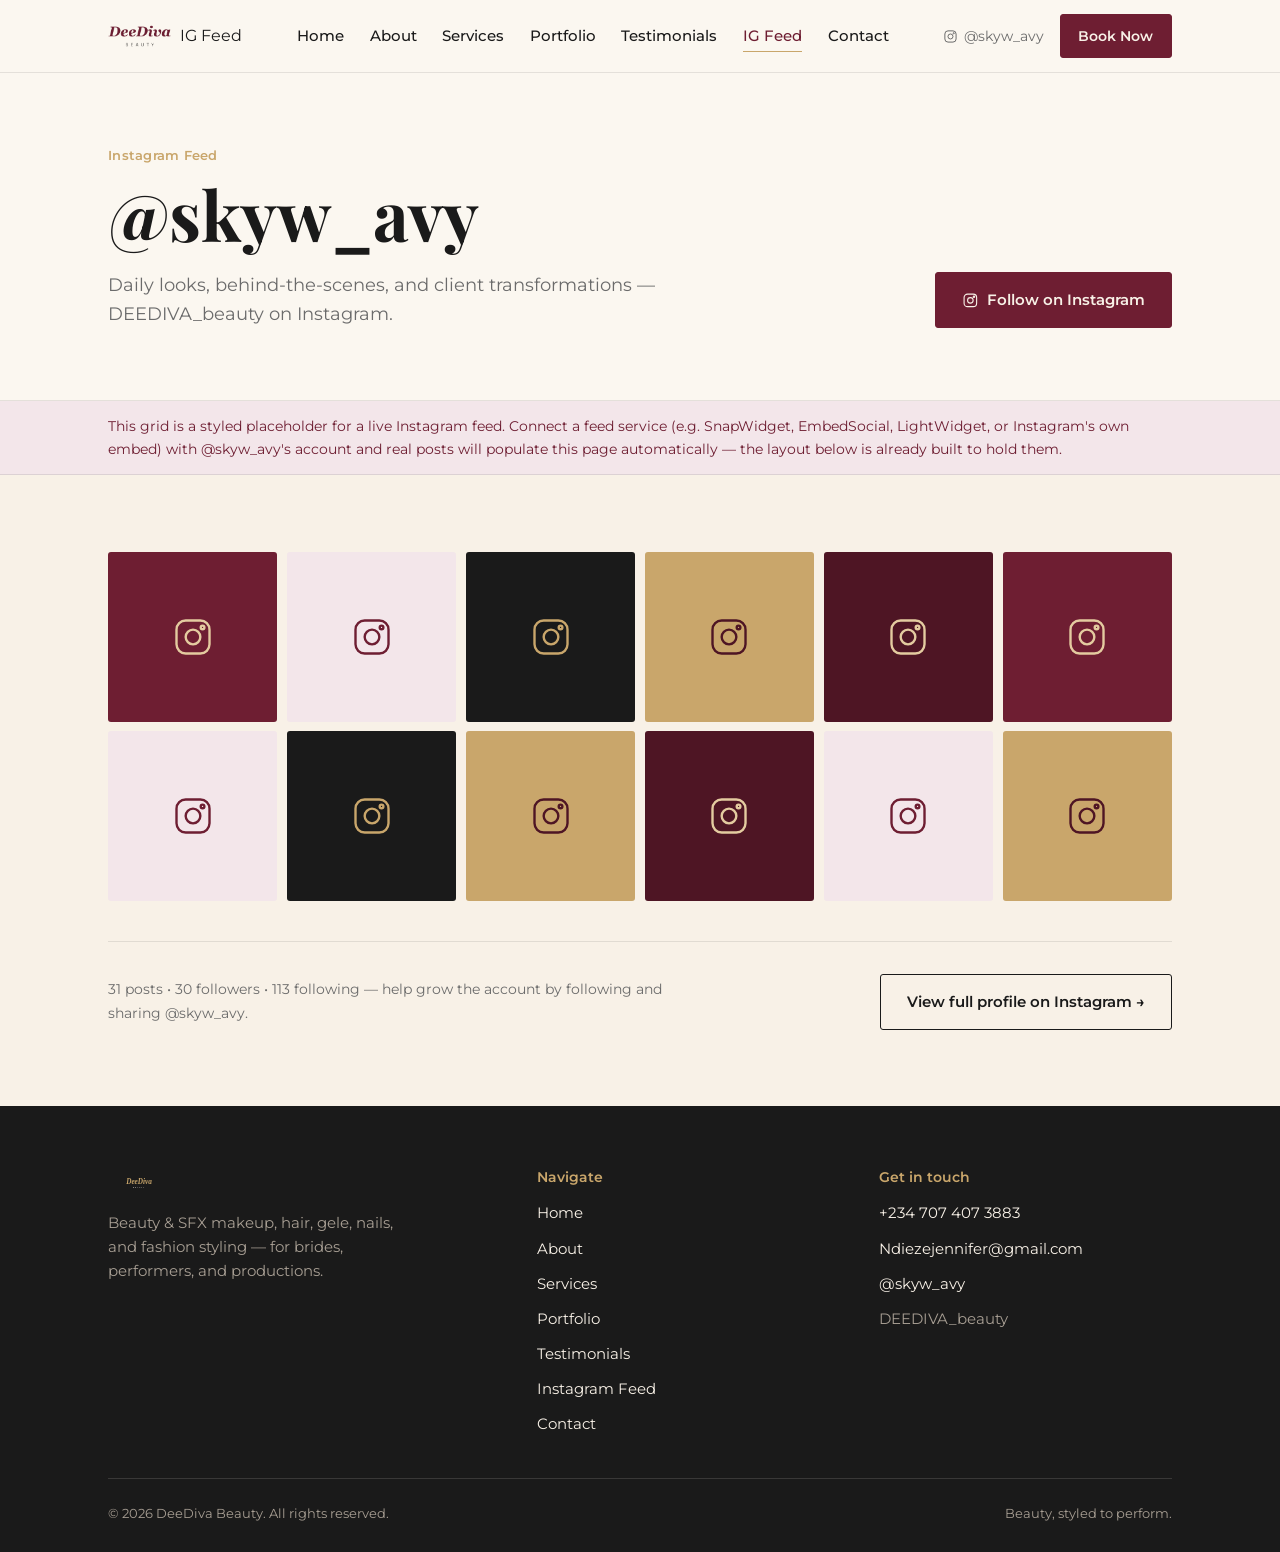
<file: instagram.html>
<!DOCTYPE html>
<html lang="en">
<head>
<meta charset="UTF-8">
<meta name="viewport" content="width=device-width, initial-scale=1.0">
<title>Instagram Feed — DeeDiva Beauty</title>
<meta name="description" content="Follow DeeDiva Beauty on Instagram @skyw_avy for daily looks, behind-the-scenes, and client transformations.">
<link rel="icon" href="assets/favicon.png" type="image/png">
<link rel="preconnect" href="https://fonts.googleapis.com">
<link rel="preconnect" href="https://fonts.gstatic.com" crossorigin>
<link href="https://fonts.googleapis.com/css2?family=Playfair+Display:ital,wght@0,600;0,700;1,600;1,700&family=Montserrat:wght@400;500;600;700&display=swap" rel="stylesheet">
<link rel="stylesheet" href="css/styles.css">
</head>
<body>

<a class="visually-hidden" href="#main">Skip to content</a>

<!-- ============================= HEADER ============================= -->
<header class="site-header">
  <div class="container nav">
    <a href="index.html" class="nav-logo" aria-label="DeeDiva Beauty home">
      <img class="wordmark" src="assets/logo.png" alt="DeeDiva Beauty" width="100px" height="100px">IG Feed
    </a>

    <nav id="nav-links" class="nav-links">
      <a href="index.html">Home</a>
      <a href="about.html">About</a>
      <a href="services.html">Services</a>
      <a href="portfolio.html">Portfolio</a>
      <a href="testimonials.html">Testimonials</a>
      <a href="instagram.html" aria-current="page">IG Feed</a>
      <a href="contact.html">Contact</a>
    </nav>

    <div class="nav-actions">
      <a class="nav-ig" href="https://www.instagram.com/skyw_avy" target="_blank" rel="noopener">
        <svg class="icon" viewBox="0 0 24 24" fill="none" stroke="currentColor" stroke-width="1.6"><rect x="3" y="3" width="18" height="18" rx="5"/><circle cx="12" cy="12" r="4"/><circle cx="17.2" cy="6.8" r="1"/></svg>
        @skyw_avy
      </a>
      <a class="btn btn-primary btn-sm" href="https://wa.me/2347074073883" target="_blank" rel="noopener">Book Now</a>
      <button class="nav-toggle" id="nav-toggle" aria-expanded="false" aria-controls="nav-links" aria-label="Toggle menu">
        <span></span><span></span><span></span>
      </button>
    </div>
  </div>
</header>

<main id="main">

  <!-- ============================= PAGE INTRO ============================= -->
  <section class="page-intro">
    <div class="container ig-page-intro">
      <div>
        <p class="eyebrow">Instagram Feed</p>
        <h1>@skyw_avy</h1>
        <p class="lede">Daily looks, behind-the-scenes, and client transformations — DEEDIVA_beauty on Instagram.</p>
      </div>
      <a class="btn btn-primary" href="https://www.instagram.com/skyw_avy" target="_blank" rel="noopener">
        <svg class="icon" viewBox="0 0 24 24" fill="none" stroke="currentColor" stroke-width="1.6"><rect x="3" y="3" width="18" height="18" rx="5"/><circle cx="12" cy="12" r="4"/><circle cx="17.2" cy="6.8" r="1"/></svg>
        Follow on Instagram
      </a>
    </div>
  </section>

  <!-- ============================= PLACEHOLDER NOTICE ============================= -->
  <div class="notice-bar">
    <div class="container">
      <p>This grid is a styled placeholder for a live Instagram feed. Connect a feed service (e.g. SnapWidget, EmbedSocial, LightWidget, or Instagram's own embed) with @skyw_avy's account and real posts will populate this page automatically — the layout below is already built to hold them.</p>
    </div>
  </div>

  <!-- ============================= FEED GRID ============================= -->
  <section class="section container">
    <div class="ig-feed-grid">
      <a class="ig-feed-tile f1" href="https://www.instagram.com/skyw_avy" target="_blank" rel="noopener"><svg viewBox="0 0 24 24" fill="none" stroke="currentColor" stroke-width="1.3"><rect x="3" y="3" width="18" height="18" rx="5"/><circle cx="12" cy="12" r="4"/><circle cx="17.2" cy="6.8" r="1"/></svg></a>
      <a class="ig-feed-tile f2" href="https://www.instagram.com/skyw_avy" target="_blank" rel="noopener"><svg viewBox="0 0 24 24" fill="none" stroke="currentColor" stroke-width="1.3"><rect x="3" y="3" width="18" height="18" rx="5"/><circle cx="12" cy="12" r="4"/><circle cx="17.2" cy="6.8" r="1"/></svg></a>
      <a class="ig-feed-tile f3" href="https://www.instagram.com/skyw_avy" target="_blank" rel="noopener"><svg viewBox="0 0 24 24" fill="none" stroke="currentColor" stroke-width="1.3"><rect x="3" y="3" width="18" height="18" rx="5"/><circle cx="12" cy="12" r="4"/><circle cx="17.2" cy="6.8" r="1"/></svg></a>
      <a class="ig-feed-tile f4" href="https://www.instagram.com/skyw_avy" target="_blank" rel="noopener"><svg viewBox="0 0 24 24" fill="none" stroke="currentColor" stroke-width="1.3"><rect x="3" y="3" width="18" height="18" rx="5"/><circle cx="12" cy="12" r="4"/><circle cx="17.2" cy="6.8" r="1"/></svg></a>
      <a class="ig-feed-tile f5" href="https://www.instagram.com/skyw_avy" target="_blank" rel="noopener"><svg viewBox="0 0 24 24" fill="none" stroke="currentColor" stroke-width="1.3"><rect x="3" y="3" width="18" height="18" rx="5"/><circle cx="12" cy="12" r="4"/><circle cx="17.2" cy="6.8" r="1"/></svg></a>
      <a class="ig-feed-tile f1" href="https://www.instagram.com/skyw_avy" target="_blank" rel="noopener"><svg viewBox="0 0 24 24" fill="none" stroke="currentColor" stroke-width="1.3"><rect x="3" y="3" width="18" height="18" rx="5"/><circle cx="12" cy="12" r="4"/><circle cx="17.2" cy="6.8" r="1"/></svg></a>
      <a class="ig-feed-tile f2" href="https://www.instagram.com/skyw_avy" target="_blank" rel="noopener"><svg viewBox="0 0 24 24" fill="none" stroke="currentColor" stroke-width="1.3"><rect x="3" y="3" width="18" height="18" rx="5"/><circle cx="12" cy="12" r="4"/><circle cx="17.2" cy="6.8" r="1"/></svg></a>
      <a class="ig-feed-tile f3" href="https://www.instagram.com/skyw_avy" target="_blank" rel="noopener"><svg viewBox="0 0 24 24" fill="none" stroke="currentColor" stroke-width="1.3"><rect x="3" y="3" width="18" height="18" rx="5"/><circle cx="12" cy="12" r="4"/><circle cx="17.2" cy="6.8" r="1"/></svg></a>
      <a class="ig-feed-tile f4" href="https://www.instagram.com/skyw_avy" target="_blank" rel="noopener"><svg viewBox="0 0 24 24" fill="none" stroke="currentColor" stroke-width="1.3"><rect x="3" y="3" width="18" height="18" rx="5"/><circle cx="12" cy="12" r="4"/><circle cx="17.2" cy="6.8" r="1"/></svg></a>
      <a class="ig-feed-tile f5" href="https://www.instagram.com/skyw_avy" target="_blank" rel="noopener"><svg viewBox="0 0 24 24" fill="none" stroke="currentColor" stroke-width="1.3"><rect x="3" y="3" width="18" height="18" rx="5"/><circle cx="12" cy="12" r="4"/><circle cx="17.2" cy="6.8" r="1"/></svg></a>
      <a class="ig-feed-tile f2" href="https://www.instagram.com/skyw_avy" target="_blank" rel="noopener"><svg viewBox="0 0 24 24" fill="none" stroke="currentColor" stroke-width="1.3"><rect x="3" y="3" width="18" height="18" rx="5"/><circle cx="12" cy="12" r="4"/><circle cx="17.2" cy="6.8" r="1"/></svg></a>
      <a class="ig-feed-tile f4" href="https://www.instagram.com/skyw_avy" target="_blank" rel="noopener"><svg viewBox="0 0 24 24" fill="none" stroke="currentColor" stroke-width="1.3"><rect x="3" y="3" width="18" height="18" rx="5"/><circle cx="12" cy="12" r="4"/><circle cx="17.2" cy="6.8" r="1"/></svg></a>
    </div>

    <div class="ig-feed-cta">
      <p>31 posts &bull; 30 followers &bull; 113 following — help grow the account by following and sharing @skyw_avy.</p>
      <a class="btn btn-outline" href="https://www.instagram.com/skyw_avy" target="_blank" rel="noopener">View full profile on Instagram →</a>
    </div>
  </section>

</main>

<!-- ============================= FOOTER ============================= -->
<footer class="site-footer">
  <div class="container">
    <div class="footer-grid">
      <div class="footer-brand">
        <img class="wordmark" src="assets/wordmark_transparent_gold.svg" alt="DeeDiva Beauty">
        <p>Beauty &amp; SFX makeup, hair, gele, nails, and fashion styling — for brides, performers, and productions.</p>
      </div>

      <div class="footer-col">
        <h4>Navigate</h4>
        <ul>
          <li><a href="index.html">Home</a></li>
          <li><a href="about.html">About</a></li>
          <li><a href="services.html">Services</a></li>
          <li><a href="portfolio.html">Portfolio</a></li>
          <li><a href="testimonials.html">Testimonials</a></li>
          <li><a href="instagram.html">Instagram Feed</a></li>
          <li><a href="contact.html">Contact</a></li>
        </ul>
      </div>

      <div class="footer-col">
        <h4>Get in touch</h4>
        <ul>
          <li><a href="tel:+2347074073883">+234 707 407 3883</a></li>
          <li><a href="mailto:Ndiezejennifer@gmail.com">Ndiezejennifer@gmail.com</a></li>
          <li><a href="https://www.instagram.com/skyw_avy" target="_blank" rel="noopener">@skyw_avy</a></li>
          <li><span class="muted">DEEDIVA_beauty</span></li>
        </ul>
      </div>
    </div>

    <div class="footer-bottom">
      <span>© 2026 DeeDiva Beauty. All rights reserved.</span>
      <span>Beauty, styled to perform.</span>
    </div>
  </div>
</footer>

<script src="js/script.js"></script>
</body>
</html>
</file>
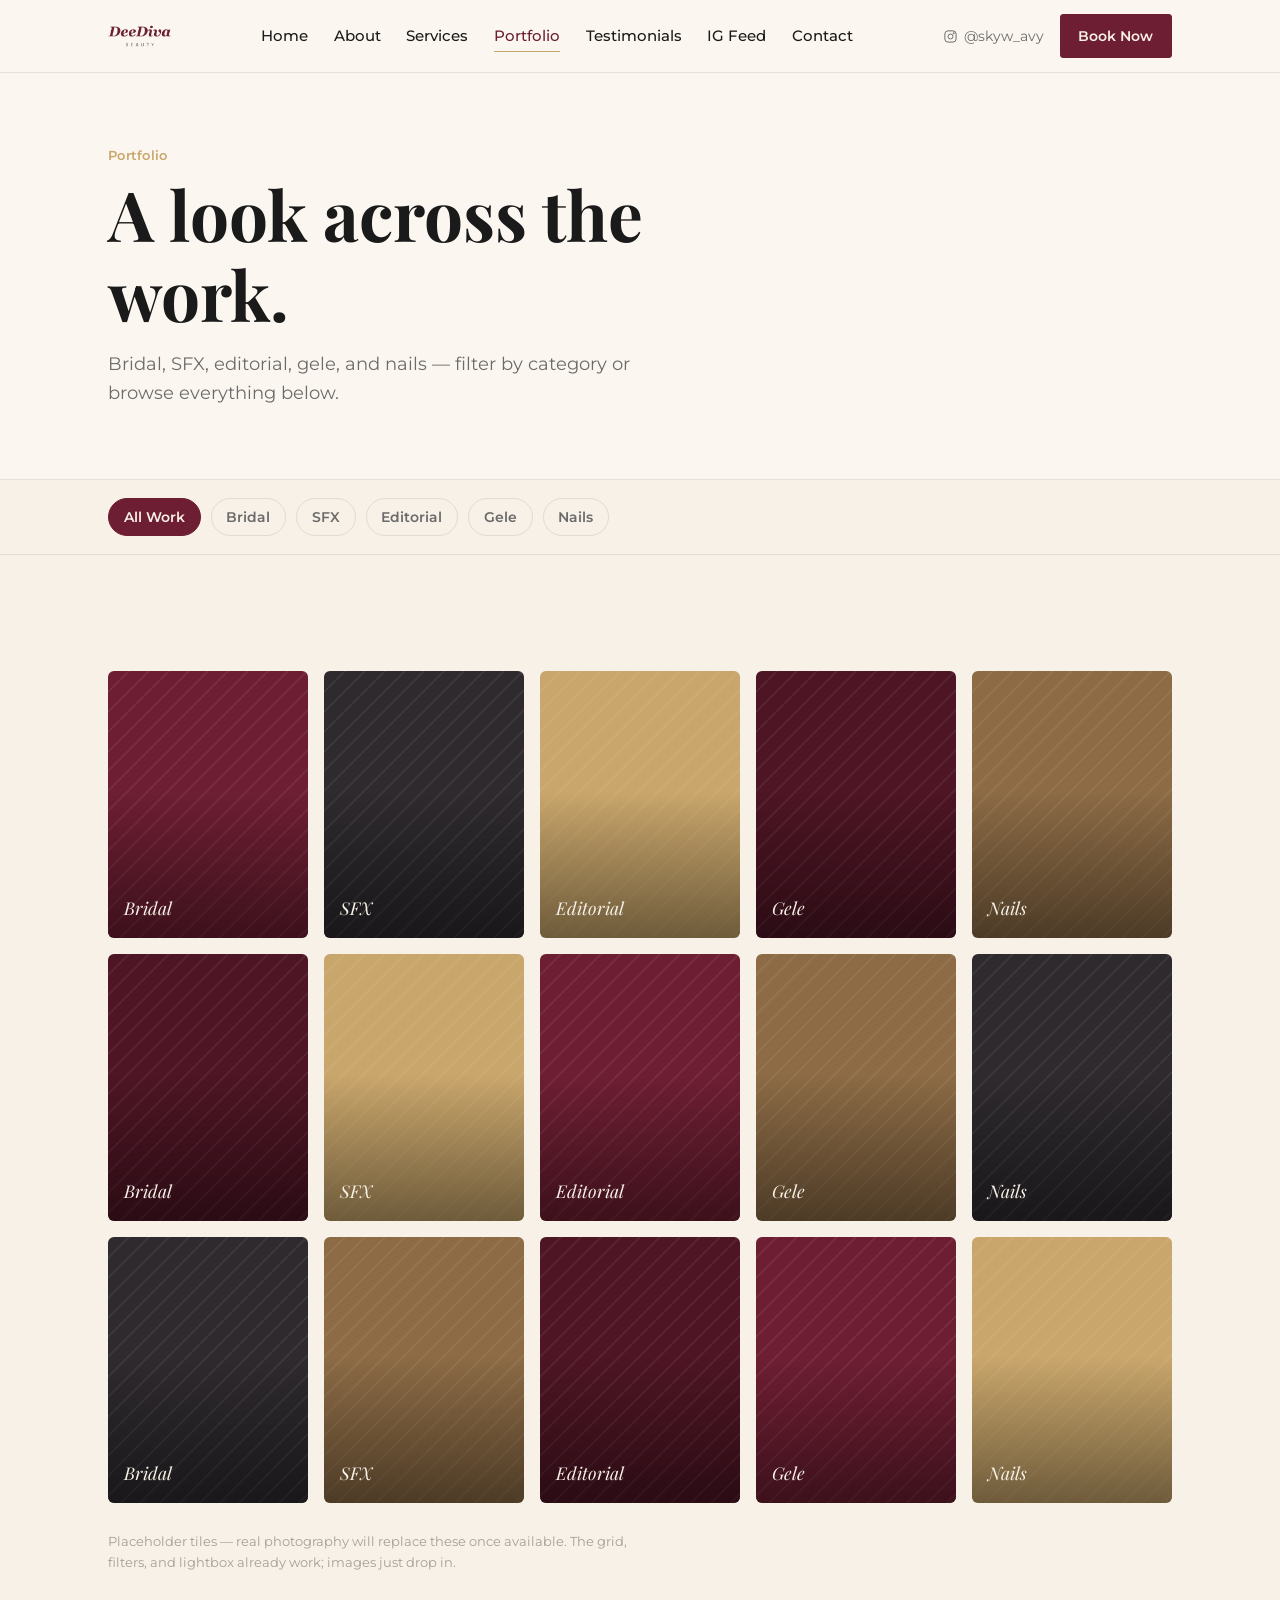
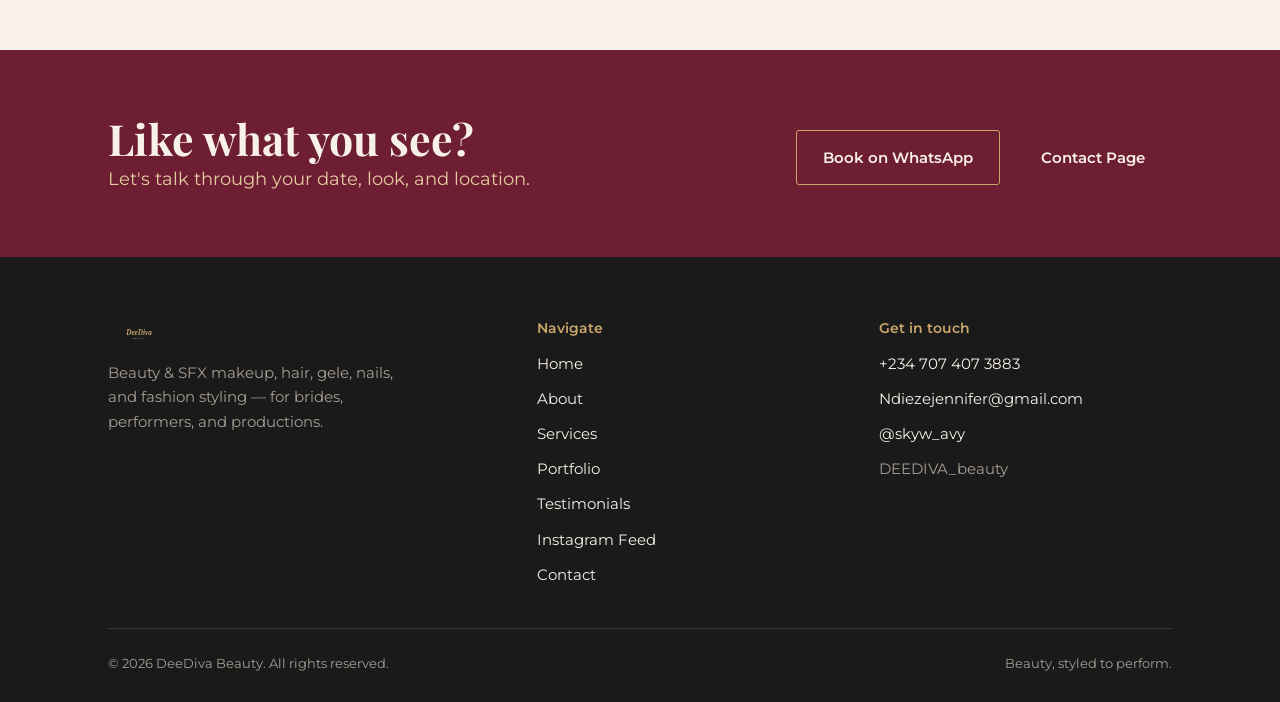
<file: portfolio.html>
<!DOCTYPE html>
<html lang="en">
<head>
<meta charset="UTF-8">
<meta name="viewport" content="width=device-width, initial-scale=1.0">
<title>Portfolio — DeeDiva Beauty</title>
<meta name="description" content="Portfolio of bridal, SFX, editorial, gele, and nail work by DeeDiva Beauty.">
<link rel="icon" href="assets/favicon.png" type="image/png">
<link rel="preconnect" href="https://fonts.googleapis.com">
<link rel="preconnect" href="https://fonts.gstatic.com" crossorigin>
<link href="https://fonts.googleapis.com/css2?family=Playfair+Display:ital,wght@0,600;0,700;1,600;1,700&family=Montserrat:wght@400;500;600;700&display=swap" rel="stylesheet">
<link rel="stylesheet" href="css/styles.css">
</head>
<body>

<a class="visually-hidden" href="#main">Skip to content</a>

<!-- ============================= HEADER ============================= -->
<header class="site-header">
  <div class="container nav">
    <a href="index.html" class="nav-logo" aria-label="DeeDiva Beauty home">
      <img class="wordmark" src="assets/logo.png" alt="DeeDiva Beauty" width="100px" height="100px">
    </a>

    <nav id="nav-links" class="nav-links">
      <a href="index.html">Home</a>
      <a href="about.html">About</a>
      <a href="services.html">Services</a>
      <a href="portfolio.html" aria-current="page">Portfolio</a>
      <a href="testimonials.html">Testimonials</a>
      <a href="instagram.html">IG Feed</a>
      <a href="contact.html">Contact</a>
    </nav>

    <div class="nav-actions">
      <a class="nav-ig" href="https://www.instagram.com/skyw_avy" target="_blank" rel="noopener">
        <svg class="icon" viewBox="0 0 24 24" fill="none" stroke="currentColor" stroke-width="1.6"><rect x="3" y="3" width="18" height="18" rx="5"/><circle cx="12" cy="12" r="4"/><circle cx="17.2" cy="6.8" r="1"/></svg>
        @skyw_avy
      </a>
      <a class="btn btn-primary btn-sm" href="https://wa.me/2347074073883" target="_blank" rel="noopener">Book Now</a>
      <button class="nav-toggle" id="nav-toggle" aria-expanded="false" aria-controls="nav-links" aria-label="Toggle menu">
        <span></span><span></span><span></span>
      </button>
    </div>
  </div>
</header>

<main id="main">

  <!-- ============================= PAGE INTRO ============================= -->
  <section class="page-intro">
    <div class="container">
      <p class="eyebrow">Portfolio</p>
      <h1>A look across the work.</h1>
      <p class="lede">Bridal, SFX, editorial, gele, and nails — filter by category or browse everything below.</p>
    </div>
  </section>

  <!-- ============================= FILTER TABS ============================= -->
  <nav class="filter-bar" aria-label="Filter portfolio by category">
    <div class="container filter-tabs" id="filter-tabs">
      <button class="filter-tab is-active" data-filter="all">All Work</button>
      <button class="filter-tab" data-filter="bridal">Bridal</button>
      <button class="filter-tab" data-filter="sfx">SFX</button>
      <button class="filter-tab" data-filter="editorial">Editorial</button>
      <button class="filter-tab" data-filter="gele">Gele</button>
      <button class="filter-tab" data-filter="nails">Nails</button>
    </div>
  </nav>

  <!-- ============================= GALLERY ============================= -->
  <section class="section container">
    <div class="gallery-grid" id="gallery-grid">

      <button class="gallery-tile t1" data-category="bridal" aria-label="View Bridal image 1"><span class="tag">Bridal</span></button>
      <button class="gallery-tile t2" data-category="sfx" aria-label="View SFX image 1"><span class="tag">SFX</span></button>
      <button class="gallery-tile t3" data-category="editorial" aria-label="View Editorial image 1"><span class="tag">Editorial</span></button>
      <button class="gallery-tile t4" data-category="gele" aria-label="View Gele image 1"><span class="tag">Gele</span></button>
      <button class="gallery-tile t5" data-category="nails" aria-label="View Nails image 1"><span class="tag">Nails</span></button>

      <button class="gallery-tile t4" data-category="bridal" aria-label="View Bridal image 2"><span class="tag">Bridal</span></button>
      <button class="gallery-tile t3" data-category="sfx" aria-label="View SFX image 2"><span class="tag">SFX</span></button>
      <button class="gallery-tile t1" data-category="editorial" aria-label="View Editorial image 2"><span class="tag">Editorial</span></button>
      <button class="gallery-tile t5" data-category="gele" aria-label="View Gele image 2"><span class="tag">Gele</span></button>
      <button class="gallery-tile t2" data-category="nails" aria-label="View Nails image 2"><span class="tag">Nails</span></button>

      <button class="gallery-tile t2" data-category="bridal" aria-label="View Bridal image 3"><span class="tag">Bridal</span></button>
      <button class="gallery-tile t5" data-category="sfx" aria-label="View SFX image 3"><span class="tag">SFX</span></button>
      <button class="gallery-tile t4" data-category="editorial" aria-label="View Editorial image 3"><span class="tag">Editorial</span></button>
      <button class="gallery-tile t1" data-category="gele" aria-label="View Gele image 3"><span class="tag">Gele</span></button>
      <button class="gallery-tile t3" data-category="nails" aria-label="View Nails image 3"><span class="tag">Nails</span></button>

    </div>

    <p class="gallery-note">Placeholder tiles — real photography will replace these once available. The grid, filters, and lightbox already work; images just drop in.</p>
  </section>

  <!-- ============================= CTA BAND ============================= -->
  <section class="cta-band">
    <div class="container cta-band-inner">
      <div>
        <h2>Like what you see?</h2>
        <p class="lede" style="color: var(--rose-gold-light);">Let's talk through your date, look, and location.</p>
      </div>
      <div class="hero-ctas">
        <a class="btn btn-outline-light" href="https://wa.me/2347074073883" target="_blank" rel="noopener">Book on WhatsApp</a>
        <a class="btn btn-primary" href="contact.html">Contact Page</a>
      </div>
    </div>
  </section>

</main>

<!-- ============================= LIGHTBOX ============================= -->
<div class="lightbox" id="lightbox" role="dialog" aria-modal="true" aria-label="Portfolio image preview" hidden>
  <button class="lightbox-close" id="lightbox-close" aria-label="Close preview">&times;</button>
  <div class="lightbox-panel" id="lightbox-panel">
    <span class="lightbox-tag" id="lightbox-tag">Bridal</span>
  </div>
</div>

<!-- ============================= FOOTER ============================= -->
<footer class="site-footer">
  <div class="container">
    <div class="footer-grid">
      <div class="footer-brand">
        <img class="wordmark" src="assets/wordmark_transparent_gold.svg" alt="DeeDiva Beauty">
        <p>Beauty &amp; SFX makeup, hair, gele, nails, and fashion styling — for brides, performers, and productions.</p>
      </div>

      <div class="footer-col">
        <h4>Navigate</h4>
        <ul>
          <li><a href="index.html">Home</a></li>
          <li><a href="about.html">About</a></li>
          <li><a href="services.html">Services</a></li>
          <li><a href="portfolio.html">Portfolio</a></li>
          <li><a href="testimonials.html">Testimonials</a></li>
          <li><a href="instagram.html">Instagram Feed</a></li>
          <li><a href="contact.html">Contact</a></li>
        </ul>
      </div>

      <div class="footer-col">
        <h4>Get in touch</h4>
        <ul>
          <li><a href="tel:+2347074073883">+234 707 407 3883</a></li>
          <li><a href="mailto:Ndiezejennifer@gmail.com">Ndiezejennifer@gmail.com</a></li>
          <li><a href="https://www.instagram.com/skyw_avy" target="_blank" rel="noopener">@skyw_avy</a></li>
          <li><span class="muted">DEEDIVA_beauty</span></li>
        </ul>
      </div>
    </div>

    <div class="footer-bottom">
      <span>© 2026 DeeDiva Beauty. All rights reserved.</span>
      <span>Beauty, styled to perform.</span>
    </div>
  </div>
</footer>

<script src="js/script.js"></script>
</body>
</html>
</file>
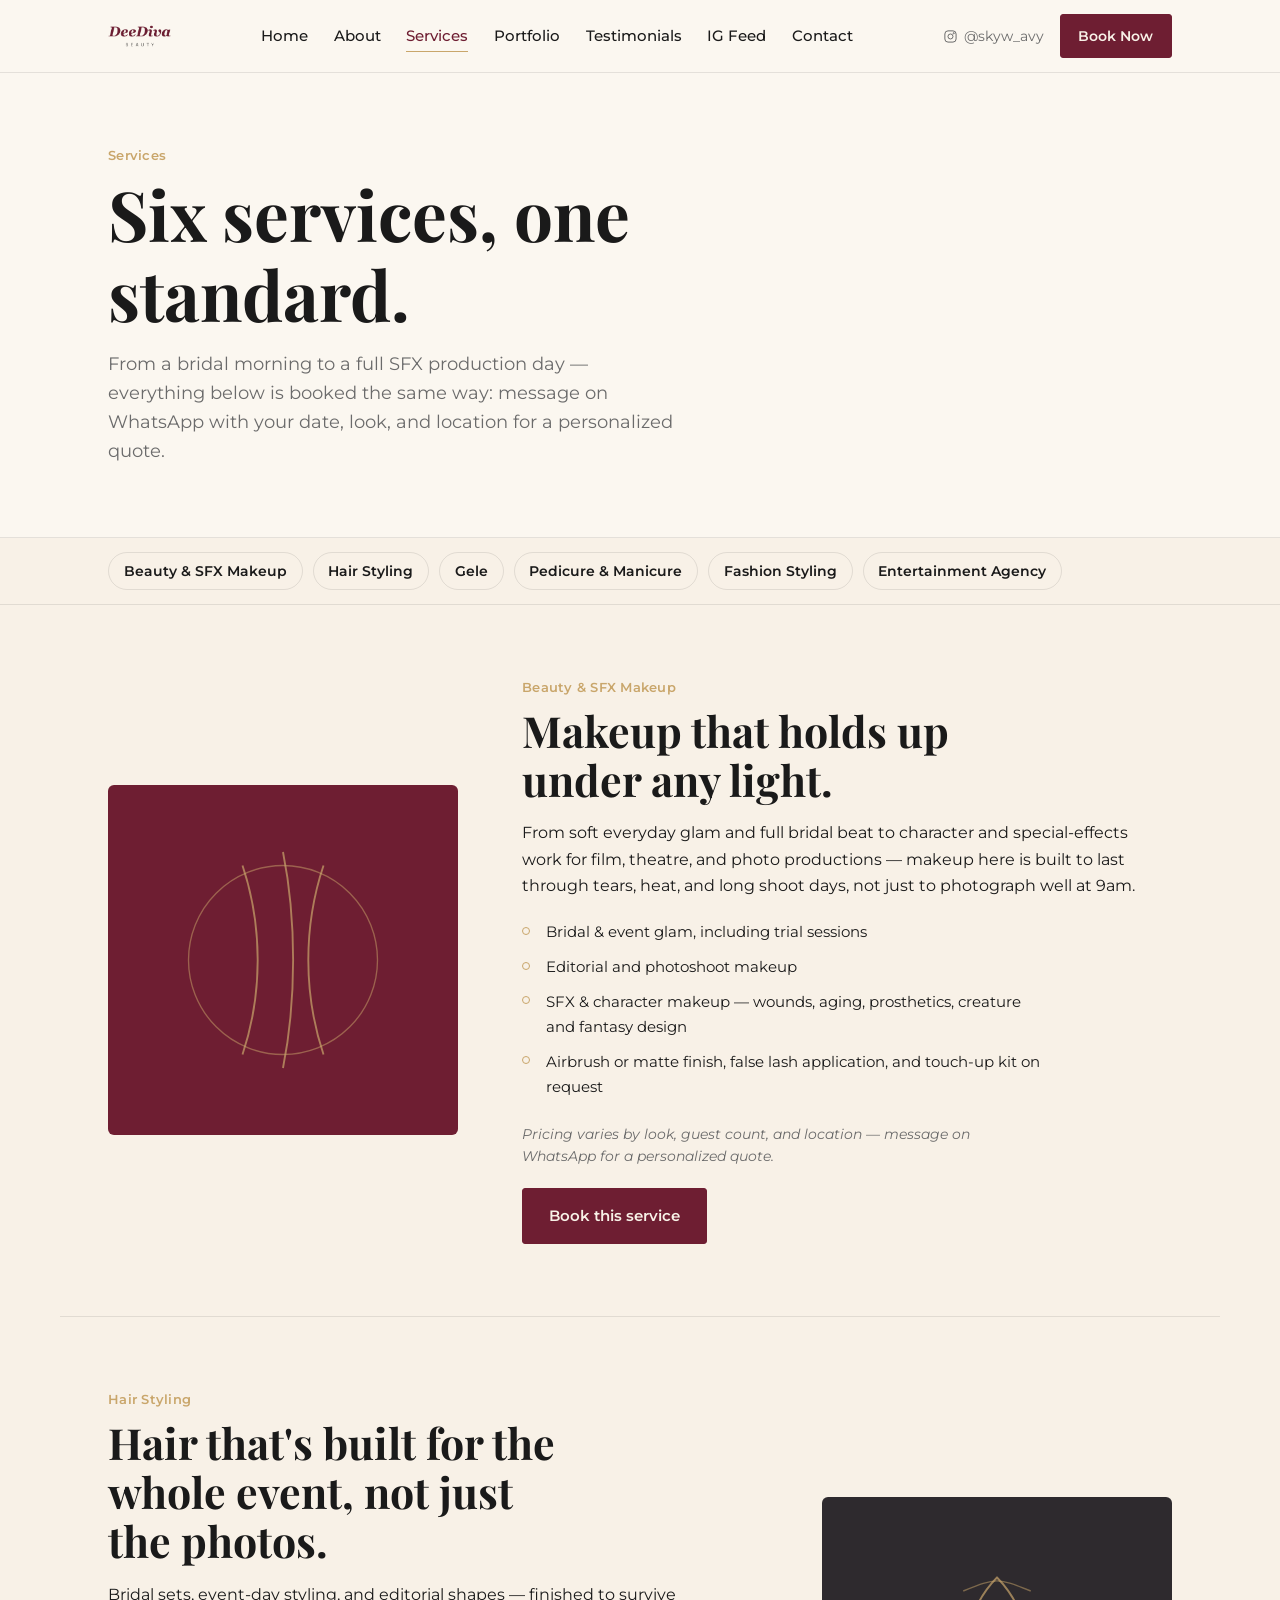
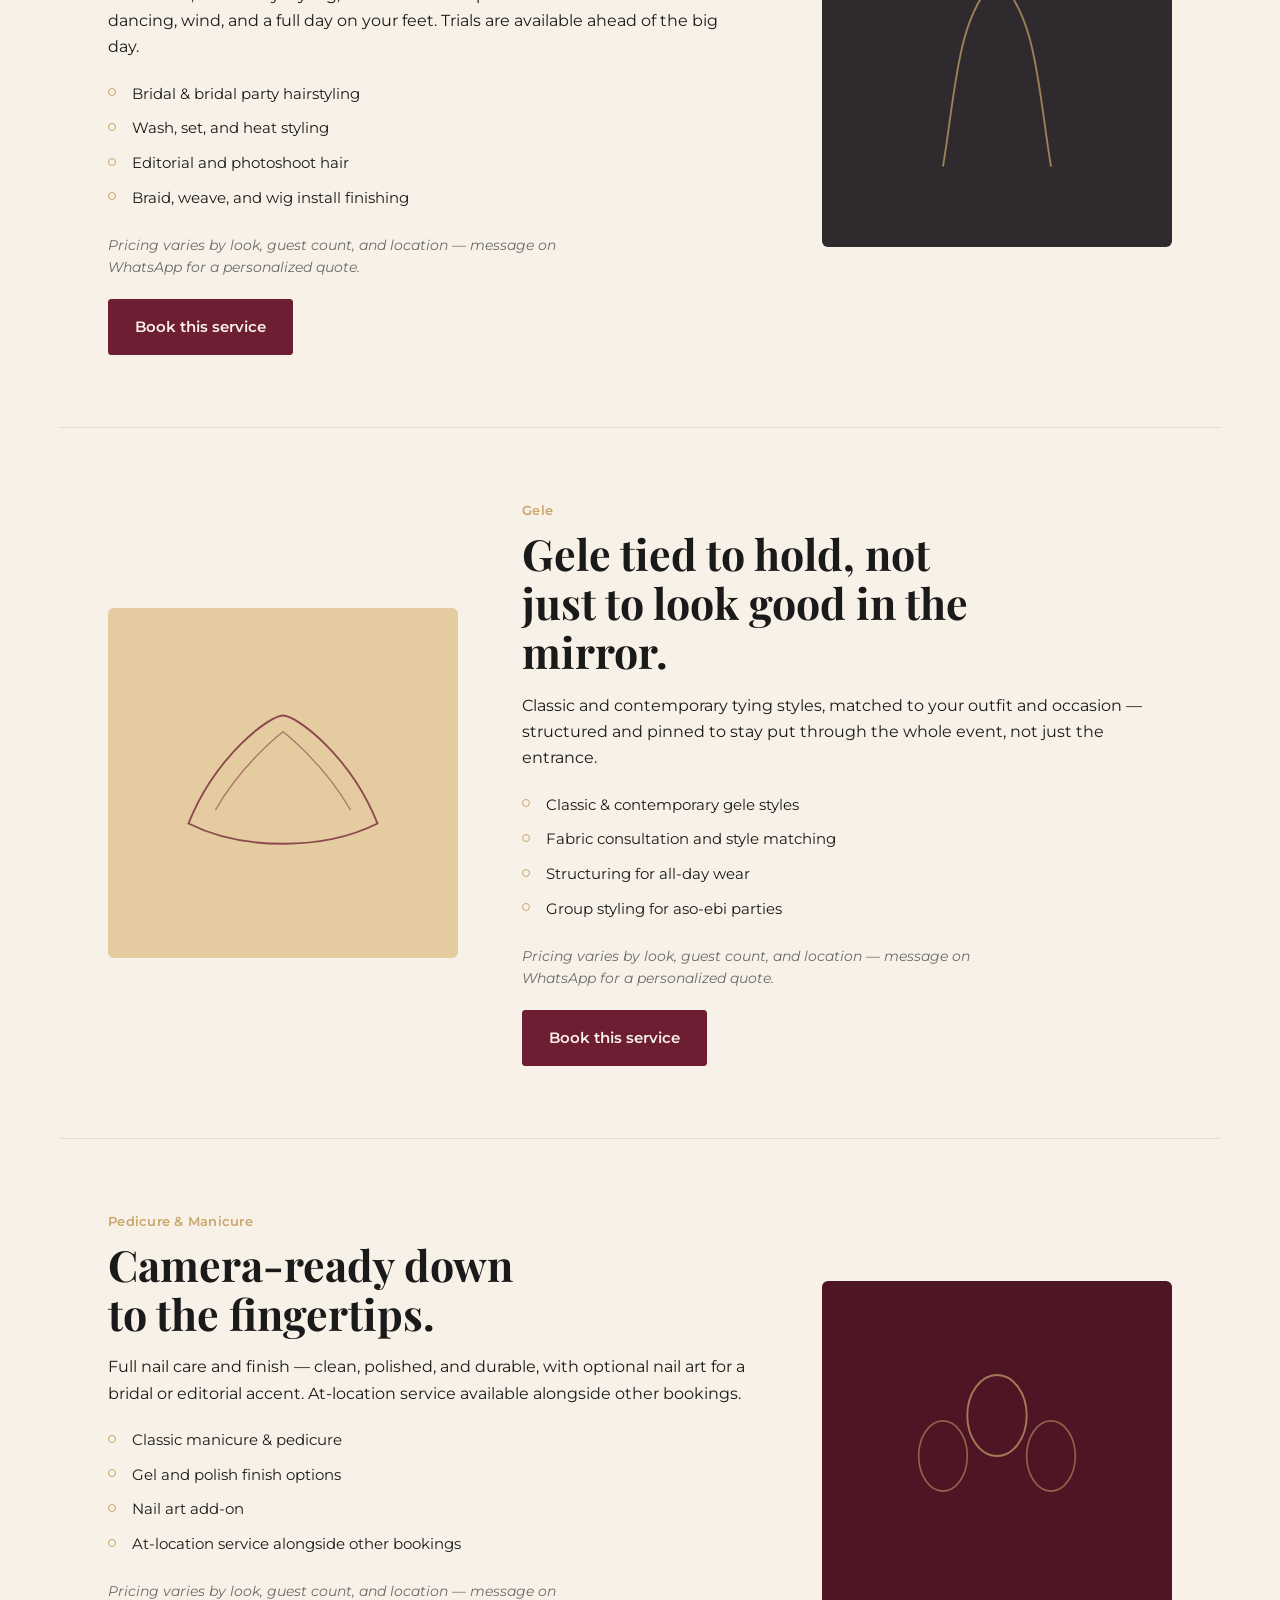
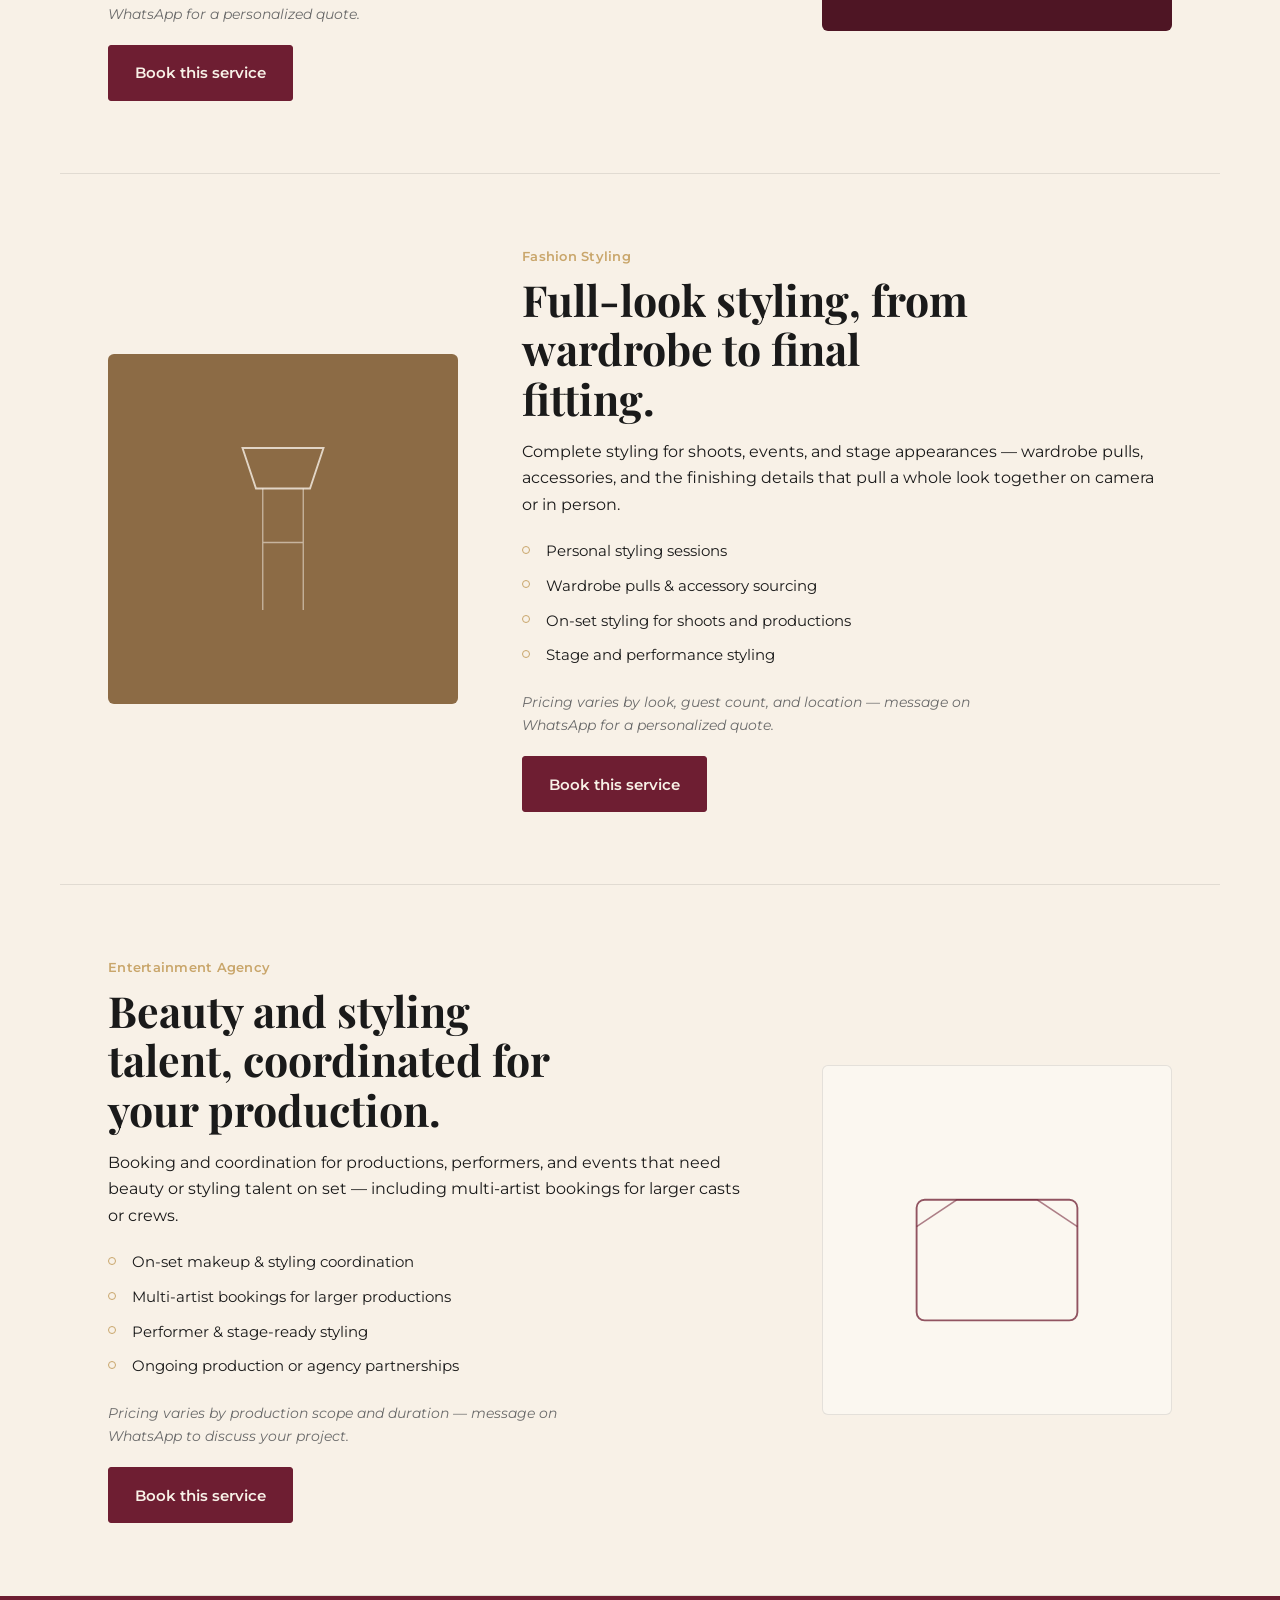
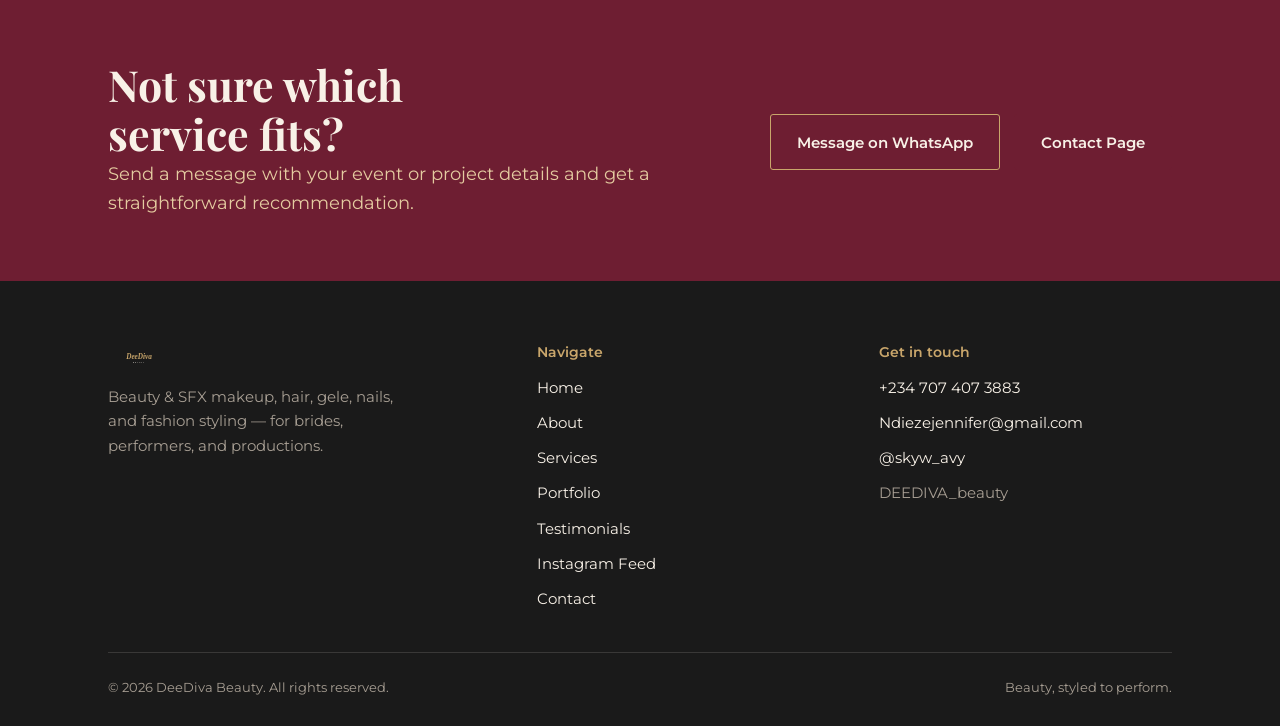
<file: services.html>
<!DOCTYPE html>
<html lang="en">
<head>
<meta charset="UTF-8">
<meta name="viewport" content="width=device-width, initial-scale=1.0">
<title>Services — DeeDiva Beauty</title>
<meta name="description" content="Beauty & SFX makeup, hair styling, gele, pedicure & manicure, fashion styling, and entertainment agency bookings from DeeDiva Beauty.">
<link rel="icon" href="assets/favicon.png" type="image/png">
<link rel="preconnect" href="https://fonts.googleapis.com">
<link rel="preconnect" href="https://fonts.gstatic.com" crossorigin>
<link href="https://fonts.googleapis.com/css2?family=Playfair+Display:ital,wght@0,600;0,700;1,600;1,700&family=Montserrat:wght@400;500;600;700&display=swap" rel="stylesheet">
<link rel="stylesheet" href="css/styles.css">
</head>
<body>

<a class="visually-hidden" href="#main">Skip to content</a>

<!-- ============================= HEADER ============================= -->
<header class="site-header">
  <div class="container nav">
    <a href="index.html" class="nav-logo" aria-label="DeeDiva Beauty home">
      <img class="wordmark" src="assets/logo.png" alt="DeeDiva Beauty" width="100px" height="100px">
    </a>

    <nav id="nav-links" class="nav-links">
      <a href="index.html">Home</a>
      <a href="about.html">About</a>
      <a href="services.html" aria-current="page">Services</a>
      <a href="portfolio.html">Portfolio</a>
      <a href="testimonials.html">Testimonials</a>
      <a href="instagram.html">IG Feed</a>
      <a href="contact.html">Contact</a>
    </nav>

    <div class="nav-actions">
      <a class="nav-ig" href="https://www.instagram.com/skyw_avy" target="_blank" rel="noopener">
        <svg class="icon" viewBox="0 0 24 24" fill="none" stroke="currentColor" stroke-width="1.6"><rect x="3" y="3" width="18" height="18" rx="5"/><circle cx="12" cy="12" r="4"/><circle cx="17.2" cy="6.8" r="1"/></svg>
        @skyw_avy
      </a>
      <a class="btn btn-primary btn-sm" href="https://wa.me/2347074073883" target="_blank" rel="noopener">Book Now</a>
      <button class="nav-toggle" id="nav-toggle" aria-expanded="false" aria-controls="nav-links" aria-label="Toggle menu">
        <span></span><span></span><span></span>
      </button>
    </div>
  </div>
</header>

<main id="main">

  <!-- ============================= PAGE INTRO ============================= -->
  <section class="page-intro">
    <div class="container">
      <p class="eyebrow">Services</p>
      <h1>Six services, one standard.</h1>
      <p class="lede">From a bridal morning to a full SFX production day — everything below is booked the same way: message on WhatsApp with your date, look, and location for a personalized quote.</p>
    </div>
  </section>

  <!-- ============================= QUICK JUMP ============================= -->
  <nav class="service-jump" aria-label="Jump to a service">
    <div class="container service-jump-row">
      <a href="#makeup">Beauty &amp; SFX Makeup</a>
      <a href="#hair">Hair Styling</a>
      <a href="#gele">Gele</a>
      <a href="#nails">Pedicure &amp; Manicure</a>
      <a href="#styling">Fashion Styling</a>
      <a href="#entertainment">Entertainment Agency</a>
    </div>
  </nav>

  <!-- ============================= SERVICE 1: MAKEUP ============================= -->
  <section id="makeup" class="service-detail container">
    <div class="service-panel p1" aria-hidden="true">
      <svg viewBox="0 0 200 200"><circle cx="100" cy="100" r="70" fill="none" stroke="#C9A66B" stroke-width="1" opacity="0.5"/><path d="M70 30c15 45 15 95 0 140M100 20c10 50 10 110 0 160M130 30c-15 45-15 95 0 140" stroke="#C9A66B" stroke-width="1.4" fill="none" opacity="0.7"/></svg>
    </div>
    <div class="service-copy">
      <p class="eyebrow">Beauty &amp; SFX Makeup</p>
      <h2>Makeup that holds up under any light.</h2>
      <p>From soft everyday glam and full bridal beat to character and special-effects work for film, theatre, and photo productions — makeup here is built to last through tears, heat, and long shoot days, not just to photograph well at 9am.</p>
      <ul class="service-list">
        <li>Bridal &amp; event glam, including trial sessions</li>
        <li>Editorial and photoshoot makeup</li>
        <li>SFX &amp; character makeup — wounds, aging, prosthetics, creature and fantasy design</li>
        <li>Airbrush or matte finish, false lash application, and touch-up kit on request</li>
      </ul>
      <p class="service-price">Pricing varies by look, guest count, and location — message on WhatsApp for a personalized quote.</p>
      <a class="btn btn-primary" href="https://wa.me/2347074073883?text=Hi%20DeeDiva%2C%20I%27d%20like%20to%20book%20Beauty%20%26%20SFX%20Makeup." target="_blank" rel="noopener">Book this service</a>
    </div>
  </section>

  <!-- ============================= SERVICE 2: HAIR ============================= -->
  <section id="hair" class="service-detail reverse container">
    <div class="service-panel p2" aria-hidden="true">
      <svg viewBox="0 0 200 200"><path d="M60 170c10-60 10-110 40-140 30 30 30 80 40 140" stroke="#C9A66B" stroke-width="1.4" fill="none" opacity="0.7"/><path d="M75 40c25-10 25-10 50 0" stroke="#C9A66B" stroke-width="1" fill="none" opacity="0.5"/></svg>
    </div>
    <div class="service-copy">
      <p class="eyebrow">Hair Styling</p>
      <h2>Hair that's built for the whole event, not just the photos.</h2>
      <p>Bridal sets, event-day styling, and editorial shapes — finished to survive dancing, wind, and a full day on your feet. Trials are available ahead of the big day.</p>
      <ul class="service-list">
        <li>Bridal &amp; bridal party hairstyling</li>
        <li>Wash, set, and heat styling</li>
        <li>Editorial and photoshoot hair</li>
        <li>Braid, weave, and wig install finishing</li>
      </ul>
      <p class="service-price">Pricing varies by look, guest count, and location — message on WhatsApp for a personalized quote.</p>
      <a class="btn btn-primary" href="https://wa.me/2347074073883?text=Hi%20DeeDiva%2C%20I%27d%20like%20to%20book%20Hair%20Styling." target="_blank" rel="noopener">Book this service</a>
    </div>
  </section>

  <!-- ============================= SERVICE 3: GELE ============================= -->
  <section id="gele" class="service-detail container">
    <div class="service-panel p3" aria-hidden="true">
      <svg viewBox="0 0 200 200"><path d="M30 130c20-50 60-80 70-80s50 30 70 80c-40 20-100 20-140 0Z" stroke="#6E1E32" stroke-width="1.4" fill="none" opacity="0.75"/><path d="M50 120c20-35 50-58 50-58s30 23 50 58" stroke="#6E1E32" stroke-width="1" fill="none" opacity="0.5"/></svg>
    </div>
    <div class="service-copy">
      <p class="eyebrow">Gele</p>
      <h2>Gele tied to hold, not just to look good in the mirror.</h2>
      <p>Classic and contemporary tying styles, matched to your outfit and occasion — structured and pinned to stay put through the whole event, not just the entrance.</p>
      <ul class="service-list">
        <li>Classic &amp; contemporary gele styles</li>
        <li>Fabric consultation and style matching</li>
        <li>Structuring for all-day wear</li>
        <li>Group styling for aso-ebi parties</li>
      </ul>
      <p class="service-price">Pricing varies by look, guest count, and location — message on WhatsApp for a personalized quote.</p>
      <a class="btn btn-primary" href="https://wa.me/2347074073883?text=Hi%20DeeDiva%2C%20I%27d%20like%20to%20book%20Gele%20styling." target="_blank" rel="noopener">Book this service</a>
    </div>
  </section>

  <!-- ============================= SERVICE 4: NAILS ============================= -->
  <section id="nails" class="service-detail reverse container">
    <div class="service-panel p4" aria-hidden="true">
      <svg viewBox="0 0 200 200"><ellipse cx="100" cy="70" rx="22" ry="30" stroke="#C9A66B" stroke-width="1.4" fill="none" opacity="0.7"/><ellipse cx="60" cy="100" rx="18" ry="26" stroke="#C9A66B" stroke-width="1.2" fill="none" opacity="0.55"/><ellipse cx="140" cy="100" rx="18" ry="26" stroke="#C9A66B" stroke-width="1.2" fill="none" opacity="0.55"/></svg>
    </div>
    <div class="service-copy">
      <p class="eyebrow">Pedicure &amp; Manicure</p>
      <h2>Camera-ready down to the fingertips.</h2>
      <p>Full nail care and finish — clean, polished, and durable, with optional nail art for a bridal or editorial accent. At-location service available alongside other bookings.</p>
      <ul class="service-list">
        <li>Classic manicure &amp; pedicure</li>
        <li>Gel and polish finish options</li>
        <li>Nail art add-on</li>
        <li>At-location service alongside other bookings</li>
      </ul>
      <p class="service-price">Pricing varies by look, guest count, and location — message on WhatsApp for a personalized quote.</p>
      <a class="btn btn-primary" href="https://wa.me/2347074073883?text=Hi%20DeeDiva%2C%20I%27d%20like%20to%20book%20Pedicure%20%26%20Manicure." target="_blank" rel="noopener">Book this service</a>
    </div>
  </section>

  <!-- ============================= SERVICE 5: STYLING ============================= -->
  <section id="styling" class="service-detail container">
    <div class="service-panel p5" aria-hidden="true">
      <svg viewBox="0 0 200 200"><path d="M70 40h60l-10 30H80L70 40Z" stroke="#F8F1E7" stroke-width="1.4" fill="none" opacity="0.8"/><path d="M85 70v90M115 70v90M85 110h30" stroke="#F8F1E7" stroke-width="1" fill="none" opacity="0.55"/></svg>
    </div>
    <div class="service-copy">
      <p class="eyebrow">Fashion Styling</p>
      <h2>Full-look styling, from wardrobe to final fitting.</h2>
      <p>Complete styling for shoots, events, and stage appearances — wardrobe pulls, accessories, and the finishing details that pull a whole look together on camera or in person.</p>
      <ul class="service-list">
        <li>Personal styling sessions</li>
        <li>Wardrobe pulls &amp; accessory sourcing</li>
        <li>On-set styling for shoots and productions</li>
        <li>Stage and performance styling</li>
      </ul>
      <p class="service-price">Pricing varies by look, guest count, and location — message on WhatsApp for a personalized quote.</p>
      <a class="btn btn-primary" href="https://wa.me/2347074073883?text=Hi%20DeeDiva%2C%20I%27d%20like%20to%20book%20Fashion%20Styling." target="_blank" rel="noopener">Book this service</a>
    </div>
  </section>

  <!-- ============================= SERVICE 6: ENTERTAINMENT ============================= -->
  <section id="entertainment" class="service-detail reverse container">
    <div class="service-panel p6" aria-hidden="true">
      <svg viewBox="0 0 200 200"><rect x="40" y="70" width="120" height="90" rx="6" stroke="#6E1E32" stroke-width="1.4" fill="none" opacity="0.75"/><path d="M40 90l30-20h60l30 20" stroke="#6E1E32" stroke-width="1.2" fill="none" opacity="0.55"/></svg>
    </div>
    <div class="service-copy">
      <p class="eyebrow">Entertainment Agency</p>
      <h2>Beauty and styling talent, coordinated for your production.</h2>
      <p>Booking and coordination for productions, performers, and events that need beauty or styling talent on set — including multi-artist bookings for larger casts or crews.</p>
      <ul class="service-list">
        <li>On-set makeup &amp; styling coordination</li>
        <li>Multi-artist bookings for larger productions</li>
        <li>Performer &amp; stage-ready styling</li>
        <li>Ongoing production or agency partnerships</li>
      </ul>
      <p class="service-price">Pricing varies by production scope and duration — message on WhatsApp to discuss your project.</p>
      <a class="btn btn-primary" href="https://wa.me/2347074073883?text=Hi%20DeeDiva%2C%20I%27d%20like%20to%20discuss%20an%20Entertainment%20Agency%20booking." target="_blank" rel="noopener">Book this service</a>
    </div>
  </section>

  <!-- ============================= CTA BAND ============================= -->
  <section class="cta-band">
    <div class="container cta-band-inner">
      <div>
        <h2>Not sure which service fits?</h2>
        <p class="lede" style="color: var(--rose-gold-light);">Send a message with your event or project details and get a straightforward recommendation.</p>
      </div>
      <div class="hero-ctas">
        <a class="btn btn-outline-light" href="https://wa.me/2347074073883" target="_blank" rel="noopener">Message on WhatsApp</a>
        <a class="btn btn-primary" href="contact.html">Contact Page</a>
      </div>
    </div>
  </section>

</main>

<!-- ============================= FOOTER ============================= -->
<footer class="site-footer">
  <div class="container">
    <div class="footer-grid">
      <div class="footer-brand">
        <img class="wordmark" src="assets/wordmark_transparent_gold.svg" alt="DeeDiva Beauty">
        <p>Beauty &amp; SFX makeup, hair, gele, nails, and fashion styling — for brides, performers, and productions.</p>
      </div>

      <div class="footer-col">
        <h4>Navigate</h4>
        <ul>
          <li><a href="index.html">Home</a></li>
          <li><a href="about.html">About</a></li>
          <li><a href="services.html">Services</a></li>
          <li><a href="portfolio.html">Portfolio</a></li>
          <li><a href="testimonials.html">Testimonials</a></li>
          <li><a href="instagram.html">Instagram Feed</a></li>
          <li><a href="contact.html">Contact</a></li>
        </ul>
      </div>

      <div class="footer-col">
        <h4>Get in touch</h4>
        <ul>
          <li><a href="tel:+2347074073883">+234 707 407 3883</a></li>
          <li><a href="mailto:Ndiezejennifer@gmail.com">Ndiezejennifer@gmail.com</a></li>
          <li><a href="https://www.instagram.com/skyw_avy" target="_blank" rel="noopener">@skyw_avy</a></li>
          <li><span class="muted">DEEDIVA_beauty</span></li>
        </ul>
      </div>
    </div>

    <div class="footer-bottom">
      <span>© 2026 DeeDiva Beauty. All rights reserved.</span>
      <span>Beauty, styled to perform.</span>
    </div>
  </div>
</footer>

<script src="js/script.js"></script>
</body>
</html>
</file>
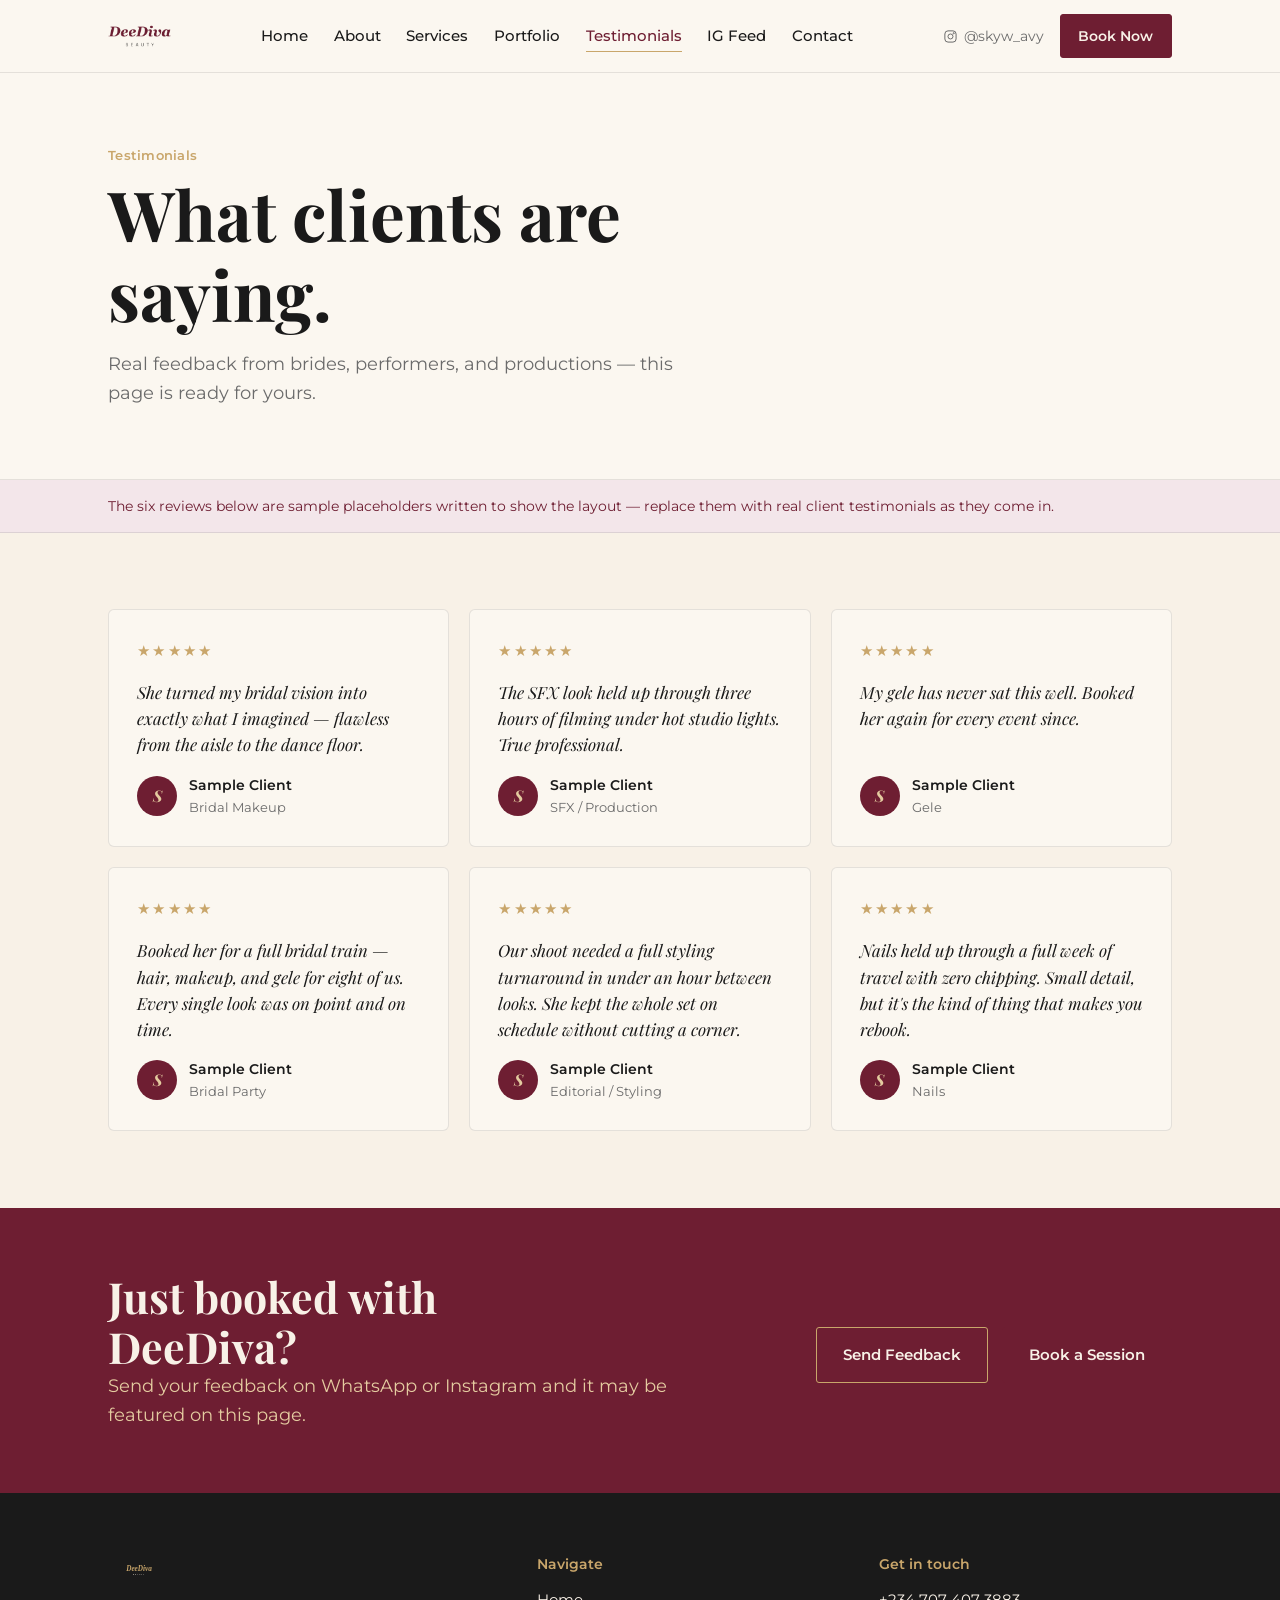
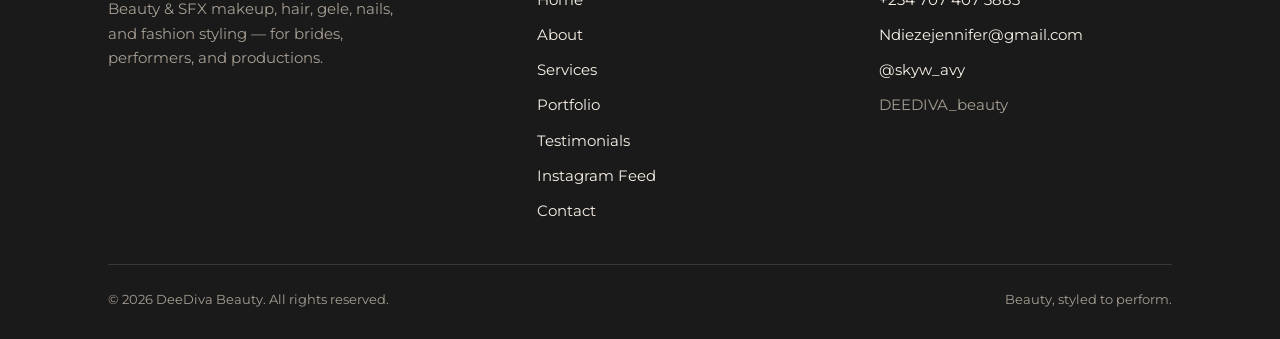
<file: testimonials.html>
<!DOCTYPE html>
<html lang="en">
<head>
<meta charset="UTF-8">
<meta name="viewport" content="width=device-width, initial-scale=1.0">
<title>Testimonials — DeeDiva Beauty</title>
<meta name="description" content="What clients say about booking DeeDiva Beauty for makeup, SFX, hair, gele, nails, and styling.">
<link rel="icon" href="assets/favicon.png" type="image/png">
<link rel="preconnect" href="https://fonts.googleapis.com">
<link rel="preconnect" href="https://fonts.gstatic.com" crossorigin>
<link href="https://fonts.googleapis.com/css2?family=Playfair+Display:ital,wght@0,600;0,700;1,600;1,700&family=Montserrat:wght@400;500;600;700&display=swap" rel="stylesheet">
<link rel="stylesheet" href="css/styles.css">
</head>
<body>

<a class="visually-hidden" href="#main">Skip to content</a>

<!-- ============================= HEADER ============================= -->
<header class="site-header">
  <div class="container nav">
    <a href="index.html" class="nav-logo" aria-label="DeeDiva Beauty home">
      <img class="wordmark" src="assets/logo.png" alt="DeeDiva Beauty" width="100px" height="100px">
    </a>

    <nav id="nav-links" class="nav-links">
      <a href="index.html">Home</a>
      <a href="about.html">About</a>
      <a href="services.html">Services</a>
      <a href="portfolio.html">Portfolio</a>
      <a href="testimonials.html" aria-current="page">Testimonials</a>
      <a href="instagram.html">IG Feed</a>
      <a href="contact.html">Contact</a>
    </nav>

    <div class="nav-actions">
      <a class="nav-ig" href="https://www.instagram.com/skyw_avy" target="_blank" rel="noopener">
        <svg class="icon" viewBox="0 0 24 24" fill="none" stroke="currentColor" stroke-width="1.6"><rect x="3" y="3" width="18" height="18" rx="5"/><circle cx="12" cy="12" r="4"/><circle cx="17.2" cy="6.8" r="1"/></svg>
        @skyw_avy
      </a>
      <a class="btn btn-primary btn-sm" href="https://wa.me/2347074073883" target="_blank" rel="noopener">Book Now</a>
      <button class="nav-toggle" id="nav-toggle" aria-expanded="false" aria-controls="nav-links" aria-label="Toggle menu">
        <span></span><span></span><span></span>
      </button>
    </div>
  </div>
</header>

<main id="main">

  <!-- ============================= PAGE INTRO ============================= -->
  <section class="page-intro">
    <div class="container">
      <p class="eyebrow">Testimonials</p>
      <h1>What clients are saying.</h1>
      <p class="lede">Real feedback from brides, performers, and productions — this page is ready for yours.</p>
    </div>
  </section>

  <!-- ============================= PLACEHOLDER NOTICE ============================= -->
  <div class="notice-bar">
    <div class="container">
      <p>The six reviews below are sample placeholders written to show the layout — replace them with real client testimonials as they come in.</p>
    </div>
  </div>

  <!-- ============================= REVIEWS GRID ============================= -->
  <section class="section container">
    <div class="review-grid">

      <article class="review-card">
        <div class="review-stars" aria-label="5 out of 5 stars">★★★★★</div>
        <blockquote>She turned my bridal vision into exactly what I imagined — flawless from the aisle to the dance floor.</blockquote>
        <div class="review-person">
          <div class="review-avatar">S</div>
          <div>
            <p class="review-name">Sample Client</p>
            <p class="review-role">Bridal Makeup</p>
          </div>
        </div>
      </article>

      <article class="review-card">
        <div class="review-stars" aria-label="5 out of 5 stars">★★★★★</div>
        <blockquote>The SFX look held up through three hours of filming under hot studio lights. True professional.</blockquote>
        <div class="review-person">
          <div class="review-avatar">S</div>
          <div>
            <p class="review-name">Sample Client</p>
            <p class="review-role">SFX / Production</p>
          </div>
        </div>
      </article>

      <article class="review-card">
        <div class="review-stars" aria-label="5 out of 5 stars">★★★★★</div>
        <blockquote>My gele has never sat this well. Booked her again for every event since.</blockquote>
        <div class="review-person">
          <div class="review-avatar">S</div>
          <div>
            <p class="review-name">Sample Client</p>
            <p class="review-role">Gele</p>
          </div>
        </div>
      </article>

      <article class="review-card">
        <div class="review-stars" aria-label="5 out of 5 stars">★★★★★</div>
        <blockquote>Booked her for a full bridal train — hair, makeup, and gele for eight of us. Every single look was on point and on time.</blockquote>
        <div class="review-person">
          <div class="review-avatar">S</div>
          <div>
            <p class="review-name">Sample Client</p>
            <p class="review-role">Bridal Party</p>
          </div>
        </div>
      </article>

      <article class="review-card">
        <div class="review-stars" aria-label="5 out of 5 stars">★★★★★</div>
        <blockquote>Our shoot needed a full styling turnaround in under an hour between looks. She kept the whole set on schedule without cutting a corner.</blockquote>
        <div class="review-person">
          <div class="review-avatar">S</div>
          <div>
            <p class="review-name">Sample Client</p>
            <p class="review-role">Editorial / Styling</p>
          </div>
        </div>
      </article>

      <article class="review-card">
        <div class="review-stars" aria-label="5 out of 5 stars">★★★★★</div>
        <blockquote>Nails held up through a full week of travel with zero chipping. Small detail, but it's the kind of thing that makes you rebook.</blockquote>
        <div class="review-person">
          <div class="review-avatar">S</div>
          <div>
            <p class="review-name">Sample Client</p>
            <p class="review-role">Nails</p>
          </div>
        </div>
      </article>

    </div>
  </section>

  <!-- ============================= CTA BAND ============================= -->
  <section class="cta-band">
    <div class="container cta-band-inner">
      <div>
        <h2>Just booked with DeeDiva?</h2>
        <p class="lede" style="color: var(--rose-gold-light);">Send your feedback on WhatsApp or Instagram and it may be featured on this page.</p>
      </div>
      <div class="hero-ctas">
        <a class="btn btn-outline-light" href="https://wa.me/2347074073883" target="_blank" rel="noopener">Send Feedback</a>
        <a class="btn btn-primary" href="contact.html">Book a Session</a>
      </div>
    </div>
  </section>

</main>

<!-- ============================= FOOTER ============================= -->
<footer class="site-footer">
  <div class="container">
    <div class="footer-grid">
      <div class="footer-brand">
        <img class="wordmark" src="assets/wordmark_transparent_gold.svg" alt="DeeDiva Beauty">
        <p>Beauty &amp; SFX makeup, hair, gele, nails, and fashion styling — for brides, performers, and productions.</p>
      </div>

      <div class="footer-col">
        <h4>Navigate</h4>
        <ul>
          <li><a href="index.html">Home</a></li>
          <li><a href="about.html">About</a></li>
          <li><a href="services.html">Services</a></li>
          <li><a href="portfolio.html">Portfolio</a></li>
          <li><a href="testimonials.html">Testimonials</a></li>
          <li><a href="instagram.html">Instagram Feed</a></li>
          <li><a href="contact.html">Contact</a></li>
        </ul>
      </div>

      <div class="footer-col">
        <h4>Get in touch</h4>
        <ul>
          <li><a href="tel:+2347074073883">+234 707 407 3883</a></li>
          <li><a href="mailto:Ndiezejennifer@gmail.com">Ndiezejennifer@gmail.com</a></li>
          <li><a href="https://www.instagram.com/skyw_avy" target="_blank" rel="noopener">@skyw_avy</a></li>
          <li><span class="muted">DEEDIVA_beauty</span></li>
        </ul>
      </div>
    </div>

    <div class="footer-bottom">
      <span>© 2026 DeeDiva Beauty. All rights reserved.</span>
      <span>Beauty, styled to perform.</span>
    </div>
  </div>
</footer>

<script src="js/script.js"></script>
</body>
</html>
</file>
<file: css/styles.css>
/* ==========================================================================
   DeeDiva Beauty — Site Stylesheet
   Shared across all pages: reset, tokens, layout, nav, footer, buttons,
   plus section styles for Home. Later pages (About, Services, Portfolio,
   Testimonials, Contact) reuse everything in sections 1–7.
   ========================================================================== */

/* 1. Reset ---------------------------------------------------------------- */
*, *::before, *::after { box-sizing: border-box; }
html, body, h1, h2, h3, h4, p, figure, blockquote, ul, ol, dl, dd { margin: 0; }
ul, ol { padding: 0; list-style: none; }
img, svg { display: block; max-width: 100%; }
a { color: inherit; text-decoration: none; }
button { font: inherit; color: inherit; background: none; border: none; cursor: pointer; }
input, textarea, select { font: inherit; color: inherit; }
html { scroll-behavior: smooth; }
@media (prefers-reduced-motion: reduce) {
  html { scroll-behavior: auto; }
  *, *::before, *::after { animation-duration: 0.01ms !important; animation-iteration-count: 1 !important; transition-duration: 0.01ms !important; }
}

/* 2. Design tokens ---------------------------------------------------------- */
:root {
  /* Brand colors */
  --wine: #6E1E32;
  --wine-dark: #4E1524;
  --wine-tint: #F3E6EA;
  --rose-gold: #C9A66B;
  --rose-gold-light: #E4CBA0;
  --black: #1A1A1A;
  --cream: #F8F1E7;
  --cream-soft: #FBF7F0;
  --white: #FFFFFF;
  --grey: #6B6B6B;
  --grey-light: #A79E93;
  --line: rgba(26, 26, 26, 0.1);

  /* Type */
  --font-head: 'Playfair Display', Georgia, 'Times New Roman', serif;
  --font-body: 'Montserrat', -apple-system, Helvetica, Arial, sans-serif;

  /* Layout */
  --container: 1160px;
  --gutter: clamp(1.25rem, 4vw, 3rem);
  --radius-sm: 3px;
  --radius-md: 6px;

  /* Motion */
  --ease: cubic-bezier(0.4, 0, 0.2, 1);
  --fast: 180ms;
  --slow: 480ms;
}

/* 3. Base ------------------------------------------------------------------ */
body {
  font-family: var(--font-body);
  font-size: 16px;
  line-height: 1.65;
  color: var(--black);
  background: var(--cream);
  -webkit-font-smoothing: antialiased;
}

h1, h2, h3, h4 {
  font-family: var(--font-head);
  color: var(--black);
  line-height: 1.15;
  font-weight: 700;
}

h1 { font-size: clamp(2.6rem, 3.4vw + 1.6rem, 4.4rem); }
h2 { font-size: clamp(1.9rem, 1.6vw + 1.4rem, 2.75rem); }
h3 { font-size: clamp(1.25rem, 0.6vw + 1.05rem, 1.5rem); }

p { max-width: 62ch; color: var(--black); }
p.lede { font-size: 1.1rem; color: var(--grey); max-width: 48ch; }

.eyebrow {
  font-family: var(--font-body);
  font-size: 0.8rem;
  font-weight: 600;
  color: var(--rose-gold);
  text-transform: none;
  letter-spacing: 0.02em;
}

.container {
  width: 100%;
  max-width: var(--container);
  margin-inline: auto;
  padding-inline: var(--gutter);
}

.section {
  padding-block: clamp(3.5rem, 6vw, 6.5rem);
}

.section-head {
  max-width: 640px;
  margin-bottom: clamp(2rem, 4vw, 3rem);
}
.section-head.center { margin-inline: auto; text-align: center; }

a:focus-visible, button:focus-visible, input:focus-visible, textarea:focus-visible {
  outline: 2px solid var(--wine);
  outline-offset: 3px;
}

/* 4. Buttons ----------------------------------------------------------------- */
.btn {
  display: inline-flex;
  align-items: center;
  gap: 0.55em;
  font-family: var(--font-body);
  font-size: 0.95rem;
  font-weight: 600;
  padding: 0.95em 1.7em;
  border-radius: var(--radius-sm);
  transition: background var(--fast) var(--ease), color var(--fast) var(--ease), border-color var(--fast) var(--ease), transform var(--fast) var(--ease);
  white-space: nowrap;
}
.btn:active { transform: translateY(1px); }

.btn-primary {
  background: var(--wine);
  color: var(--cream);
  border: 1px solid var(--wine);
}
.btn-primary:hover { background: var(--wine-dark); border-color: var(--wine-dark); }

.btn-outline {
  background: transparent;
  color: var(--black);
  border: 1px solid var(--black);
}
.btn-outline:hover { background: var(--black); color: var(--cream); }

.btn-outline-light {
  background: transparent;
  color: var(--cream);
  border: 1px solid var(--rose-gold);
}
.btn-outline-light:hover { background: var(--rose-gold); color: var(--wine-dark); }

.btn-sm { padding: 0.7em 1.3em; font-size: 0.85rem; }

.icon { width: 1.1em; height: 1.1em; flex-shrink: 0; }

/* 5. Site header / nav ------------------------------------------------------- */
.site-header {
  position: sticky;
  top: 0;
  z-index: 100;
  background: var(--cream-soft);
  border-bottom: 1px solid var(--line);
}

.nav {
  display: flex;
  align-items: center;
  justify-content: space-between;
  gap: 1.5rem;
  padding-block: 0.9rem;
}

.nav-logo {
  display: flex;
  align-items: center;
  gap: 0.6rem;
  flex-shrink: 0;
}
.nav-logo img { height: 34px; width: auto; }
.nav-logo .wordmark { height: 22px; width: auto; }

.nav-links {
  display: flex;
  align-items: center;
  gap: clamp(1.1rem, 2vw, 2rem);
  font-size: 0.92rem;
  font-weight: 500;
}
.nav-links a {
  position: relative;
  padding-block: 0.25rem;
}
.nav-links a::after {
  content: "";
  position: absolute;
  left: 0; bottom: 0;
  width: 0; height: 1px;
  background: var(--rose-gold);
  transition: width var(--fast) var(--ease);
}
.nav-links a:hover::after,
.nav-links a[aria-current="page"]::after { width: 100%; }
.nav-links a[aria-current="page"] { color: var(--wine); }

.nav-actions { display: flex; align-items: center; gap: 1rem; flex-shrink: 0; }
.nav-ig {
  display: none;
}
.nav-toggle {
  display: none;
  flex-direction: column;
  gap: 5px;
  padding: 0.4rem;
}
.nav-toggle span { width: 22px; height: 2px; background: var(--black); transition: transform var(--fast) var(--ease), opacity var(--fast) var(--ease); }

@media (min-width: 700px) {
  .nav-ig { display: inline-flex; align-items: center; gap: 0.4em; font-size: 0.85rem; color: var(--grey); }
  .nav-ig:hover { color: var(--wine); }
}

@media (max-width: 880px) {
  .nav-links {
    position: absolute;
    top: 100%; left: 0; right: 0;
    background: var(--cream-soft);
    border-bottom: 1px solid var(--line);
    flex-direction: column;
    align-items: flex-start;
    gap: 0;
    padding: 0.5rem var(--gutter) 1.25rem;
    transform: translateY(-8px);
    opacity: 0;
    visibility: hidden;
    transition: opacity var(--fast) var(--ease), transform var(--fast) var(--ease), visibility var(--fast);
  }
  .nav-links.is-open { opacity: 1; transform: translateY(0); visibility: visible; }
  .nav-links a { display: block; padding: 0.6rem 0; width: 100%; }
  .nav-toggle { display: flex; }
  .nav-toggle[aria-expanded="true"] span:nth-child(1) { transform: translateY(7px) rotate(45deg); }
  .nav-toggle[aria-expanded="true"] span:nth-child(2) { opacity: 0; }
  .nav-toggle[aria-expanded="true"] span:nth-child(3) { transform: translateY(-7px) rotate(-45deg); }
}

/* 6. Footer ------------------------------------------------------------------ */
.site-footer {
  background: var(--black);
  color: var(--cream);
  padding-block: clamp(2.75rem, 5vw, 4rem) 1.75rem;
}
.footer-grid {
  display: grid;
  grid-template-columns: 1.3fr 1fr 1fr;
  gap: clamp(2rem, 4vw, 3rem);
  padding-bottom: 2.5rem;
  border-bottom: 1px solid rgba(248, 241, 231, 0.14);
}
.footer-brand .wordmark { height: 26px; width: auto; margin-bottom: 0.9rem; }
.footer-brand p { color: var(--grey-light); font-size: 0.92rem; max-width: 30ch; }
.footer-col h4 {
  font-family: var(--font-body);
  font-size: 0.85rem;
  font-weight: 600;
  color: var(--rose-gold);
  margin-bottom: 0.9rem;
}
.footer-col ul { display: flex; flex-direction: column; gap: 0.55rem; }
.footer-col a, .footer-col span { color: var(--cream); font-size: 0.92rem; }
.footer-col a:hover { color: var(--rose-gold); }
.footer-col .muted { color: var(--grey-light); }
.footer-bottom {
  display: flex;
  flex-wrap: wrap;
  justify-content: space-between;
  gap: 1rem;
  padding-top: 1.5rem;
  font-size: 0.8rem;
  color: var(--grey-light);
}
@media (max-width: 720px) {
  .footer-grid { grid-template-columns: 1fr; gap: 2rem; }
}

/* 7. Utility ------------------------------------------------------------------ */
.visually-hidden {
  position: absolute; width: 1px; height: 1px;
  padding: 0; margin: -1px; overflow: hidden;
  clip: rect(0,0,0,0); white-space: nowrap; border: 0;
}
.bg-wine { background: var(--wine); color: var(--cream); }
.bg-black { background: var(--black); color: var(--cream); }

/* ==========================================================================
   HOME PAGE SECTIONS
   ========================================================================== */

/* Hero ------------------------------------------------------------------- */
.hero {
  display: grid;
  grid-template-columns: 1.05fr 0.95fr;
  min-height: calc(100svh - 66px);
}
.hero-content {
  display: flex;
  flex-direction: column;
  justify-content: center;
  gap: 1.5rem;
  padding: clamp(2.5rem, 6vw, 5rem) var(--gutter);
}
.hero-content h1 { max-width: 12ch; }
.hero-content .lede { font-size: 1.15rem; max-width: 42ch; }
.hero-ctas { display: flex; flex-wrap: wrap; gap: 0.9rem; margin-top: 0.5rem; }
.hero-ig {
  display: inline-flex;
  align-items: center;
  gap: 0.5em;
  font-size: 0.9rem;
  color: var(--grey);
  margin-top: 0.25rem;
}
.hero-ig:hover { color: var(--wine); }

.hero-visual {
  position: relative;
  background: var(--wine);
  display: flex;
  align-items: center;
  justify-content: center;
  overflow: hidden;
}
.hero-visual svg { width: 78%; height: auto; max-width: 420px; }

@media (max-width: 900px) {
  .hero { grid-template-columns: 1fr; }
  .hero-visual { min-height: 320px; order: -1; }
  .hero-content { text-align: left; }
}

/* Marquee ------------------------------------------------------------------ */
.marquee {
  background: var(--black);
  color: var(--rose-gold);
  overflow: hidden;
  white-space: nowrap;
  border-block: 1px solid var(--wine);
}
.marquee-track {
  display: inline-flex;
  gap: 3rem;
  padding-block: 0.85rem;
  animation: marquee 32s linear infinite;
  font-family: var(--font-body);
  font-size: 0.9rem;
  font-weight: 500;
}
.marquee-track span { display: inline-flex; align-items: center; gap: 3rem; }
.marquee:hover .marquee-track { animation-play-state: paused; }
@keyframes marquee {
  from { transform: translateX(0); }
  to { transform: translateX(-50%); }
}
@media (prefers-reduced-motion: reduce) {
  .marquee-track { animation: none; }
}

/* Services grid -------------------------------------------------------------- */
.services-grid {
  display: grid;
  grid-template-columns: repeat(3, 1fr);
  gap: 1px;
  background: var(--line);
  border: 1px solid var(--line);
}
.service-card {
  background: var(--cream-soft);
  padding: clamp(1.75rem, 3vw, 2.25rem);
  display: flex;
  flex-direction: column;
  gap: 0.85rem;
  transition: background var(--fast) var(--ease);
}
.service-card:hover { background: var(--wine-tint); }
.service-card .icon-wrap {
  width: 46px; height: 46px;
  display: flex; align-items: center; justify-content: center;
  border: 1px solid var(--rose-gold);
  border-radius: 50%;
  color: var(--wine);
}
.service-card h3 { font-size: 1.15rem; }
.service-card p { font-size: 0.92rem; color: var(--grey); }
.service-card .learn {
  margin-top: auto;
  font-size: 0.85rem;
  font-weight: 600;
  color: var(--wine);
  display: inline-flex;
  align-items: center;
  gap: 0.4em;
}
.service-card .learn .icon { width: 0.9em; height: 0.9em; transition: transform var(--fast) var(--ease); }
.service-card:hover .learn .icon { transform: translateX(3px); }

@media (max-width: 880px) {
  .services-grid { grid-template-columns: repeat(2, 1fr); }
}
@media (max-width: 560px) {
  .services-grid { grid-template-columns: 1fr; }
}

/* Portfolio preview ----------------------------------------------------------- */
.portfolio-row {
  display: grid;
  grid-template-columns: repeat(5, minmax(160px, 1fr));
  gap: 1rem;
  overflow-x: auto;
  padding-bottom: 0.5rem;
  scrollbar-width: thin;
}
.portfolio-tile {
  position: relative;
  aspect-ratio: 3 / 4;
  border-radius: var(--radius-md);
  overflow: hidden;
  display: flex;
  align-items: flex-end;
  padding: 1.1rem;
  isolation: isolate;
}
.portfolio-tile::before {
  content: "";
  position: absolute; inset: 0;
  background: repeating-linear-gradient(135deg, rgba(255,255,255,0.06) 0 2px, transparent 2px 14px);
  z-index: 0;
}
.portfolio-tile::after {
  content: "";
  position: absolute; inset: 0;
  background: linear-gradient(to top, rgba(0,0,0,0.45), transparent 55%);
  z-index: 0;
}
.portfolio-tile span {
  position: relative; z-index: 1;
  font-family: var(--font-head);
  font-style: italic;
  font-size: 1.2rem;
  color: var(--cream);
}
.portfolio-tile.t1 { background: var(--wine); }
.portfolio-tile.t2 { background: #2E2A2E; }
.portfolio-tile.t3 { background: var(--rose-gold); }
.portfolio-tile.t4 { background: var(--wine-dark); }
.portfolio-tile.t5 { background: #8C6B45; }

@media (max-width: 720px) {
  .portfolio-row { grid-auto-columns: minmax(150px, 1fr); grid-template-columns: none; grid-auto-flow: column; }
}

/* Testimonial ----------------------------------------------------------------- */
.testimonial-section { position: relative; }
.testimonial-slide {
  display: none;
  max-width: 720px;
  margin-inline: auto;
  text-align: center;
}
.testimonial-slide.is-active { display: block; }
.testimonial-slide blockquote {
  font-family: var(--font-head);
  font-style: italic;
  font-size: clamp(1.35rem, 1.8vw + 1rem, 1.9rem);
  line-height: 1.5;
  color: var(--cream);
}
.testimonial-slide cite {
  display: block;
  margin-top: 1.25rem;
  font-style: normal;
  font-size: 0.9rem;
  color: var(--rose-gold-light);
}
.testimonial-dots {
  display: flex;
  justify-content: center;
  gap: 0.6rem;
  margin-top: 2.25rem;
}
.testimonial-dots button {
  width: 8px; height: 8px;
  border-radius: 50%;
  background: rgba(248,241,231,0.35);
  transition: background var(--fast) var(--ease), transform var(--fast) var(--ease);
}
.testimonial-dots button.is-active { background: var(--rose-gold); transform: scale(1.2); }
.testimonial-note {
  text-align: center;
  margin-top: 1.5rem;
  font-size: 0.78rem;
  color: var(--grey-light);
}

/* Instagram callout ------------------------------------------------------------ */
.ig-header {
  display: flex;
  align-items: baseline;
  justify-content: space-between;
  flex-wrap: wrap;
  gap: 1rem;
  margin-bottom: 1.75rem;
}
.ig-header a { font-size: 0.9rem; font-weight: 600; color: var(--wine); }
.ig-grid {
  display: grid;
  grid-template-columns: repeat(6, 1fr);
  gap: 0.6rem;
}
.ig-tile {
  aspect-ratio: 1;
  border-radius: var(--radius-sm);
  display: flex;
  align-items: center;
  justify-content: center;
}
.ig-tile:nth-child(odd) { background: var(--wine-tint); }
.ig-tile:nth-child(even) { background: var(--wine); }
.ig-tile:nth-child(even) svg { color: var(--rose-gold-light); }
.ig-tile svg { width: 28%; height: 28%; color: var(--rose-gold); }

@media (max-width: 720px) {
  .ig-grid { grid-template-columns: repeat(3, 1fr); }
}

/* ==========================================================================
   ABOUT PAGE SECTIONS
   ========================================================================== */

/* Page intro band (reusable for any inner page) --------------------------- */
.page-intro {
  background: var(--cream-soft);
  border-bottom: 1px solid var(--line);
  padding-block: clamp(3rem, 6vw, 4.5rem);
}
.page-intro h1 { max-width: 16ch; margin-top: 0.5rem; }
.page-intro .lede { margin-top: 1rem; font-size: 1.1rem; }

/* Story ---------------------------------------------------------------------- */
.story-grid {
  display: grid;
  grid-template-columns: 0.85fr 1.15fr;
  gap: clamp(2rem, 5vw, 4rem);
  align-items: start;
}
.story-portrait {
  border-radius: var(--radius-md);
  overflow: hidden;
  position: sticky;
  top: calc(66px + 2rem);
}
.story-copy .role {
  font-family: var(--font-body);
  font-size: 0.95rem;
  font-weight: 600;
  color: var(--wine);
  margin-top: 0.35rem;
  margin-bottom: 1.5rem;
}
.story-copy p { margin-bottom: 1.15rem; max-width: 60ch; }
.story-copy .story-note {
  font-size: 0.82rem;
  color: var(--grey-light);
  font-style: italic;
  border-left: 2px solid var(--rose-gold);
  padding-left: 0.9rem;
  margin-top: 1.75rem;
}

@media (max-width: 800px) {
  .story-grid { grid-template-columns: 1fr; }
  .story-portrait { position: static; max-width: 320px; }
}

/* Stats band ------------------------------------------------------------------ */
.stats-band {
  background: var(--black);
  color: var(--cream);
  padding-block: clamp(2.5rem, 5vw, 3.5rem) 1.25rem;
}
.stats-grid {
  display: grid;
  grid-template-columns: repeat(4, 1fr);
  gap: 1.5rem;
  text-align: center;
}
.stat { display: flex; flex-direction: column; gap: 0.4rem; }
.stat-num {
  font-family: var(--font-head);
  font-style: italic;
  font-weight: 700;
  font-size: clamp(2rem, 2.6vw + 1rem, 3rem);
  color: var(--rose-gold);
}
.stat-label { font-size: 0.85rem; color: var(--grey-light); }
.stats-note {
  text-align: center;
  font-size: 0.78rem;
  color: var(--grey-light);
  margin-top: 1.75rem;
}
@media (max-width: 700px) {
  .stats-grid { grid-template-columns: repeat(2, 1fr); }
}

/* Values ----------------------------------------------------------------------- */
.values-grid {
  display: grid;
  grid-template-columns: repeat(4, 1fr);
  gap: 1.25rem;
}
.value-card {
  padding: 1.75rem;
  border: 1px solid var(--line);
  border-top: 3px solid var(--rose-gold);
  background: var(--cream-soft);
}
.value-card h3 { margin-bottom: 0.65rem; }
.value-card p { font-size: 0.92rem; color: var(--grey); }
@media (max-width: 880px) {
  .values-grid { grid-template-columns: repeat(2, 1fr); }
}
@media (max-width: 520px) {
  .values-grid { grid-template-columns: 1fr; }
}

/* CTA band (reusable for any inner page) --------------------------------------- */
.cta-band {
  background: var(--wine);
  color: var(--cream);
  padding-block: clamp(2.75rem, 5vw, 4rem);
}
.cta-band-inner {
  display: flex;
  align-items: center;
  justify-content: space-between;
  flex-wrap: wrap;
  gap: 2rem;
}
.cta-band-inner h2 { color: var(--cream); max-width: 14ch; }
@media (max-width: 700px) {
  .cta-band-inner { flex-direction: column; align-items: flex-start; }
}

/* ==========================================================================
   PORTFOLIO PAGE SECTIONS
   ========================================================================== */

/* Filter bar ------------------------------------------------------------------ */
.filter-bar {
  position: sticky;
  top: 66px;
  z-index: 40;
  background: var(--cream);
  border-bottom: 1px solid var(--line);
  padding-block: 1.1rem;
}
.filter-tabs {
  display: flex;
  flex-wrap: wrap;
  gap: 0.6rem;
}
.filter-tab {
  padding: 0.5em 1.1em;
  border: 1px solid var(--line);
  border-radius: 999px;
  font-size: 0.85rem;
  font-weight: 600;
  color: var(--grey);
  transition: background var(--fast) var(--ease), color var(--fast) var(--ease), border-color var(--fast) var(--ease);
}
.filter-tab:hover { border-color: var(--rose-gold); color: var(--wine); }
.filter-tab.is-active { background: var(--wine); border-color: var(--wine); color: var(--cream); }

/* Gallery grid ------------------------------------------------------------------ */
.gallery-grid {
  display: grid;
  grid-template-columns: repeat(5, 1fr);
  gap: 1rem;
  margin-top: 2.5rem;
}
.gallery-tile {
  position: relative;
  aspect-ratio: 3 / 4;
  border-radius: var(--radius-md);
  overflow: hidden;
  display: flex;
  align-items: flex-end;
  padding: 1rem;
  isolation: isolate;
  transition: transform var(--fast) var(--ease);
}
.gallery-tile:hover { transform: translateY(-3px); }
.gallery-tile::before {
  content: "";
  position: absolute; inset: 0;
  background: repeating-linear-gradient(135deg, rgba(255,255,255,0.06) 0 2px, transparent 2px 14px);
  z-index: 0;
}
.gallery-tile::after {
  content: "";
  position: absolute; inset: 0;
  background: linear-gradient(to top, rgba(0,0,0,0.45), transparent 55%);
  z-index: 0;
}
.gallery-tile .tag {
  position: relative; z-index: 1;
  font-family: var(--font-head);
  font-style: italic;
  font-size: 1.1rem;
  color: var(--cream);
}
.gallery-tile.t1 { background: var(--wine); }
.gallery-tile.t2 { background: #2E2A2E; }
.gallery-tile.t3 { background: var(--rose-gold); }
.gallery-tile.t4 { background: var(--wine-dark); }
.gallery-tile.t5 { background: #8C6B45; }

.gallery-note {
  margin-top: 1.75rem;
  font-size: 0.8rem;
  color: var(--grey-light);
  max-width: 60ch;
}

@media (max-width: 900px) {
  .gallery-grid { grid-template-columns: repeat(3, 1fr); }
}
@media (max-width: 560px) {
  .gallery-grid { grid-template-columns: repeat(2, 1fr); }
}

/* Lightbox ------------------------------------------------------------------ */
.lightbox {
  position: fixed;
  inset: 0;
  z-index: 200;
  display: flex;
  align-items: center;
  justify-content: center;
  background: rgba(26, 26, 26, 0.88);
  padding: 2rem;
}
.lightbox[hidden] { display: none; }
.lightbox-panel {
  position: relative;
  width: min(520px, 100%);
  aspect-ratio: 3 / 4;
  border-radius: var(--radius-md);
  background: var(--wine);
  display: flex;
  align-items: center;
  justify-content: center;
  box-shadow: 0 30px 60px rgba(0,0,0,0.4);
}
.lightbox-tag {
  font-family: var(--font-head);
  font-style: italic;
  font-weight: 700;
  font-size: 2rem;
  color: var(--cream);
}
.lightbox-close {
  position: absolute;
  top: -2.75rem;
  right: 0;
  font-size: 2rem;
  line-height: 1;
  color: var(--cream);
}
.lightbox-close:hover { color: var(--rose-gold); }

/* ==========================================================================
   TESTIMONIALS PAGE SECTIONS
   ========================================================================== */

/* Notice bar (reusable for any placeholder-content callout) ------------------- */
.notice-bar {
  background: var(--wine-tint);
  border-bottom: 1px solid var(--line);
  padding-block: 0.9rem;
}
.notice-bar p {
  font-size: 0.85rem;
  color: var(--wine);
  max-width: none;
}

/* Review grid ------------------------------------------------------------------ */
.review-grid {
  display: grid;
  grid-template-columns: repeat(3, 1fr);
  gap: 1.25rem;
}
.review-card {
  background: var(--cream-soft);
  border: 1px solid var(--line);
  border-radius: var(--radius-md);
  padding: 1.75rem;
  display: flex;
  flex-direction: column;
  gap: 1rem;
}
.review-stars {
  color: var(--rose-gold);
  font-size: 0.95rem;
  letter-spacing: 0.15em;
}
.review-card blockquote {
  font-family: var(--font-head);
  font-style: italic;
  font-size: 1.05rem;
  line-height: 1.55;
  color: var(--black);
}
.review-person {
  display: flex;
  align-items: center;
  gap: 0.75rem;
  margin-top: auto;
}
.review-avatar {
  width: 40px; height: 40px;
  border-radius: 50%;
  background: var(--wine);
  color: var(--rose-gold-light);
  display: flex;
  align-items: center;
  justify-content: center;
  font-family: var(--font-head);
  font-style: italic;
  font-weight: 700;
  font-size: 1rem;
  flex-shrink: 0;
}
.review-name { font-size: 0.9rem; font-weight: 600; }
.review-role { font-size: 0.8rem; color: var(--grey); }

@media (max-width: 900px) {
  .review-grid { grid-template-columns: repeat(2, 1fr); }
}
@media (max-width: 600px) {
  .review-grid { grid-template-columns: 1fr; }
}

/* ==========================================================================
   CONTACT / BOOKING PAGE SECTIONS
   ========================================================================== */

.contact-layout {
  display: grid;
  grid-template-columns: 1.4fr 0.9fr;
  gap: clamp(2rem, 4vw, 3.5rem);
  align-items: start;
}

/* Booking form ------------------------------------------------------------------ */
.booking-form {
  background: var(--cream-soft);
  border: 1px solid var(--line);
  border-radius: var(--radius-md);
  padding: clamp(1.75rem, 3vw, 2.5rem);
}
.form-row {
  display: grid;
  gap: 1.25rem;
  margin-bottom: 1.25rem;
}
.form-row.two { grid-template-columns: 1fr 1fr; }
.form-group { display: flex; flex-direction: column; gap: 0.45rem; margin-bottom: 1.25rem; }
.form-row .form-group { margin-bottom: 0; }

.form-group label {
  font-size: 0.85rem;
  font-weight: 600;
  color: var(--black);
}
.form-group label span { color: var(--wine); }

.form-group input,
.form-group select,
.form-group textarea {
  background: var(--white);
  border: 1px solid var(--line);
  border-radius: var(--radius-sm);
  padding: 0.75em 0.9em;
  font-size: 0.95rem;
  color: var(--black);
  transition: border-color var(--fast) var(--ease);
}
.form-group input:focus,
.form-group select:focus,
.form-group textarea:focus {
  border-color: var(--rose-gold);
  outline: none;
}
.form-group textarea { resize: vertical; min-height: 100px; font-family: var(--font-body); }

.form-actions {
  display: flex;
  flex-wrap: wrap;
  gap: 0.9rem;
  margin-top: 1.75rem;
}
.form-note {
  margin-top: 1rem;
  font-size: 0.85rem;
  color: var(--wine);
  min-height: 1.2em;
}

@media (max-width: 560px) {
  .form-row.two { grid-template-columns: 1fr; }
}

/* Sidebar ------------------------------------------------------------------------ */
.contact-sidebar {
  display: flex;
  flex-direction: column;
  gap: 1rem;
  position: sticky;
  top: calc(66px + 2rem);
}
.info-card {
  display: flex;
  gap: 1rem;
  align-items: flex-start;
  background: var(--cream-soft);
  border: 1px solid var(--line);
  border-radius: var(--radius-md);
  padding: 1.25rem;
}
.info-icon {
  width: 38px; height: 38px;
  flex-shrink: 0;
  border-radius: 50%;
  background: var(--wine);
  color: var(--rose-gold-light);
  display: flex;
  align-items: center;
  justify-content: center;
}
.info-icon .icon { width: 1em; height: 1em; }
.info-label { font-size: 0.78rem; color: var(--grey); margin-bottom: 0.2rem; }
.info-value { font-size: 0.95rem; font-weight: 600; color: var(--black); }
a.info-value:hover { color: var(--wine); }
.info-sub { font-size: 0.78rem; color: var(--grey-light); margin-top: 0.2rem; }

.map-placeholder {
  border-radius: var(--radius-md);
  overflow: hidden;
  border: 1px solid var(--line);
}

@media (max-width: 900px) {
  .contact-layout { grid-template-columns: 1fr; }
  .contact-sidebar { position: static; }
}

/* ==========================================================================
   INSTAGRAM FEED PAGE SECTIONS
   ========================================================================== */

.ig-page-intro {
  display: flex;
  align-items: flex-end;
  justify-content: space-between;
  flex-wrap: wrap;
  gap: 1.5rem;
}
.ig-page-intro h1 { margin-top: 0.5rem; }

.ig-feed-grid {
  display: grid;
  grid-template-columns: repeat(6, 1fr);
  gap: 0.6rem;
}
.ig-feed-tile {
  aspect-ratio: 1;
  border-radius: var(--radius-sm);
  display: flex;
  align-items: center;
  justify-content: center;
  transition: opacity var(--fast) var(--ease), transform var(--fast) var(--ease);
}
.ig-feed-tile:hover { opacity: 0.85; transform: translateY(-2px); }
.ig-feed-tile svg { width: 26%; height: 26%; }
.ig-feed-tile.f1 { background: var(--wine); color: var(--rose-gold-light); }
.ig-feed-tile.f2 { background: var(--wine-tint); color: var(--wine); }
.ig-feed-tile.f3 { background: var(--black); color: var(--rose-gold); }
.ig-feed-tile.f4 { background: var(--rose-gold); color: var(--wine-dark); }
.ig-feed-tile.f5 { background: var(--wine-dark); color: var(--rose-gold-light); }

.ig-feed-cta {
  margin-top: 2.5rem;
  padding-top: 2rem;
  border-top: 1px solid var(--line);
  display: flex;
  align-items: center;
  justify-content: space-between;
  flex-wrap: wrap;
  gap: 1.25rem;
}
.ig-feed-cta p { font-size: 0.88rem; color: var(--grey); margin: 0; }

@media (max-width: 900px) {
  .ig-feed-grid { grid-template-columns: repeat(4, 1fr); }
}
@media (max-width: 560px) {
  .ig-feed-grid { grid-template-columns: repeat(3, 1fr); }
}

/* ==========================================================================
   SERVICES PAGE SECTIONS
   ========================================================================== */

/* Quick-jump chip nav ---------------------------------------------------------- */
.service-jump {
  position: sticky;
  top: 66px;
  z-index: 40;
  background: var(--cream);
  border-bottom: 1px solid var(--line);
}
.service-jump-row {
  display: flex;
  gap: 0.6rem;
  overflow-x: auto;
  padding-block: 0.85rem;
  scrollbar-width: thin;
}
.service-jump-row a {
  flex-shrink: 0;
  font-size: 0.85rem;
  font-weight: 600;
  padding: 0.5em 1.1em;
  border: 1px solid var(--line);
  border-radius: 999px;
  color: var(--black);
  transition: border-color var(--fast) var(--ease), color var(--fast) var(--ease), background var(--fast) var(--ease);
}
.service-jump-row a:hover {
  border-color: var(--rose-gold);
  color: var(--wine);
  background: var(--wine-tint);
}

/* Service detail rows ----------------------------------------------------------- */
.service-detail {
  display: grid;
  grid-template-columns: 0.7fr 1.3fr;
  gap: clamp(2rem, 5vw, 4rem);
  align-items: center;
  padding-block: clamp(3rem, 6vw, 4.5rem);
  border-bottom: 1px solid var(--line);
  scroll-margin-top: 130px;
}
.service-detail.reverse { grid-template-columns: 1.3fr 0.7fr; }
.service-detail.reverse .service-panel { order: 2; }
.service-detail.reverse .service-copy { order: 1; }

.service-panel {
  aspect-ratio: 1;
  border-radius: var(--radius-md);
  display: flex;
  align-items: center;
  justify-content: center;
  padding: 2.5rem;
}
.service-panel svg { width: 100%; height: 100%; }
.service-panel.p1 { background: var(--wine); }
.service-panel.p2 { background: #2E2A2E; }
.service-panel.p3 { background: var(--rose-gold-light); }
.service-panel.p4 { background: var(--wine-dark); }
.service-panel.p5 { background: #8C6B45; }
.service-panel.p6 { background: var(--cream-soft); border: 1px solid var(--line); }

.service-copy h2 { max-width: 16ch; margin-block: 0.5rem 1rem; }
.service-copy p { max-width: 58ch; }
.service-list {
  display: flex;
  flex-direction: column;
  gap: 0.6rem;
  margin: 1.25rem 0 1.5rem;
}
.service-list li {
  position: relative;
  padding-left: 1.5rem;
  font-size: 0.95rem;
  color: var(--black);
  max-width: 52ch;
}
.service-list li::before {
  content: "";
  position: absolute;
  left: 0; top: 0.5em;
  width: 8px; height: 8px;
  border-radius: 50%;
  border: 1.5px solid var(--rose-gold);
}
.service-price {
  font-size: 0.85rem;
  color: var(--grey);
  font-style: italic;
  margin-bottom: 1.25rem;
}

@media (max-width: 800px) {
  .service-detail,
  .service-detail.reverse {
    grid-template-columns: 1fr;
  }
  .service-detail.reverse .service-panel,
  .service-detail .service-panel {
    order: -1;
    max-width: 260px;
    margin-inline: auto;
  }
  .service-detail.reverse .service-copy,
  .service-detail .service-copy { order: 1; }
}
</file>
